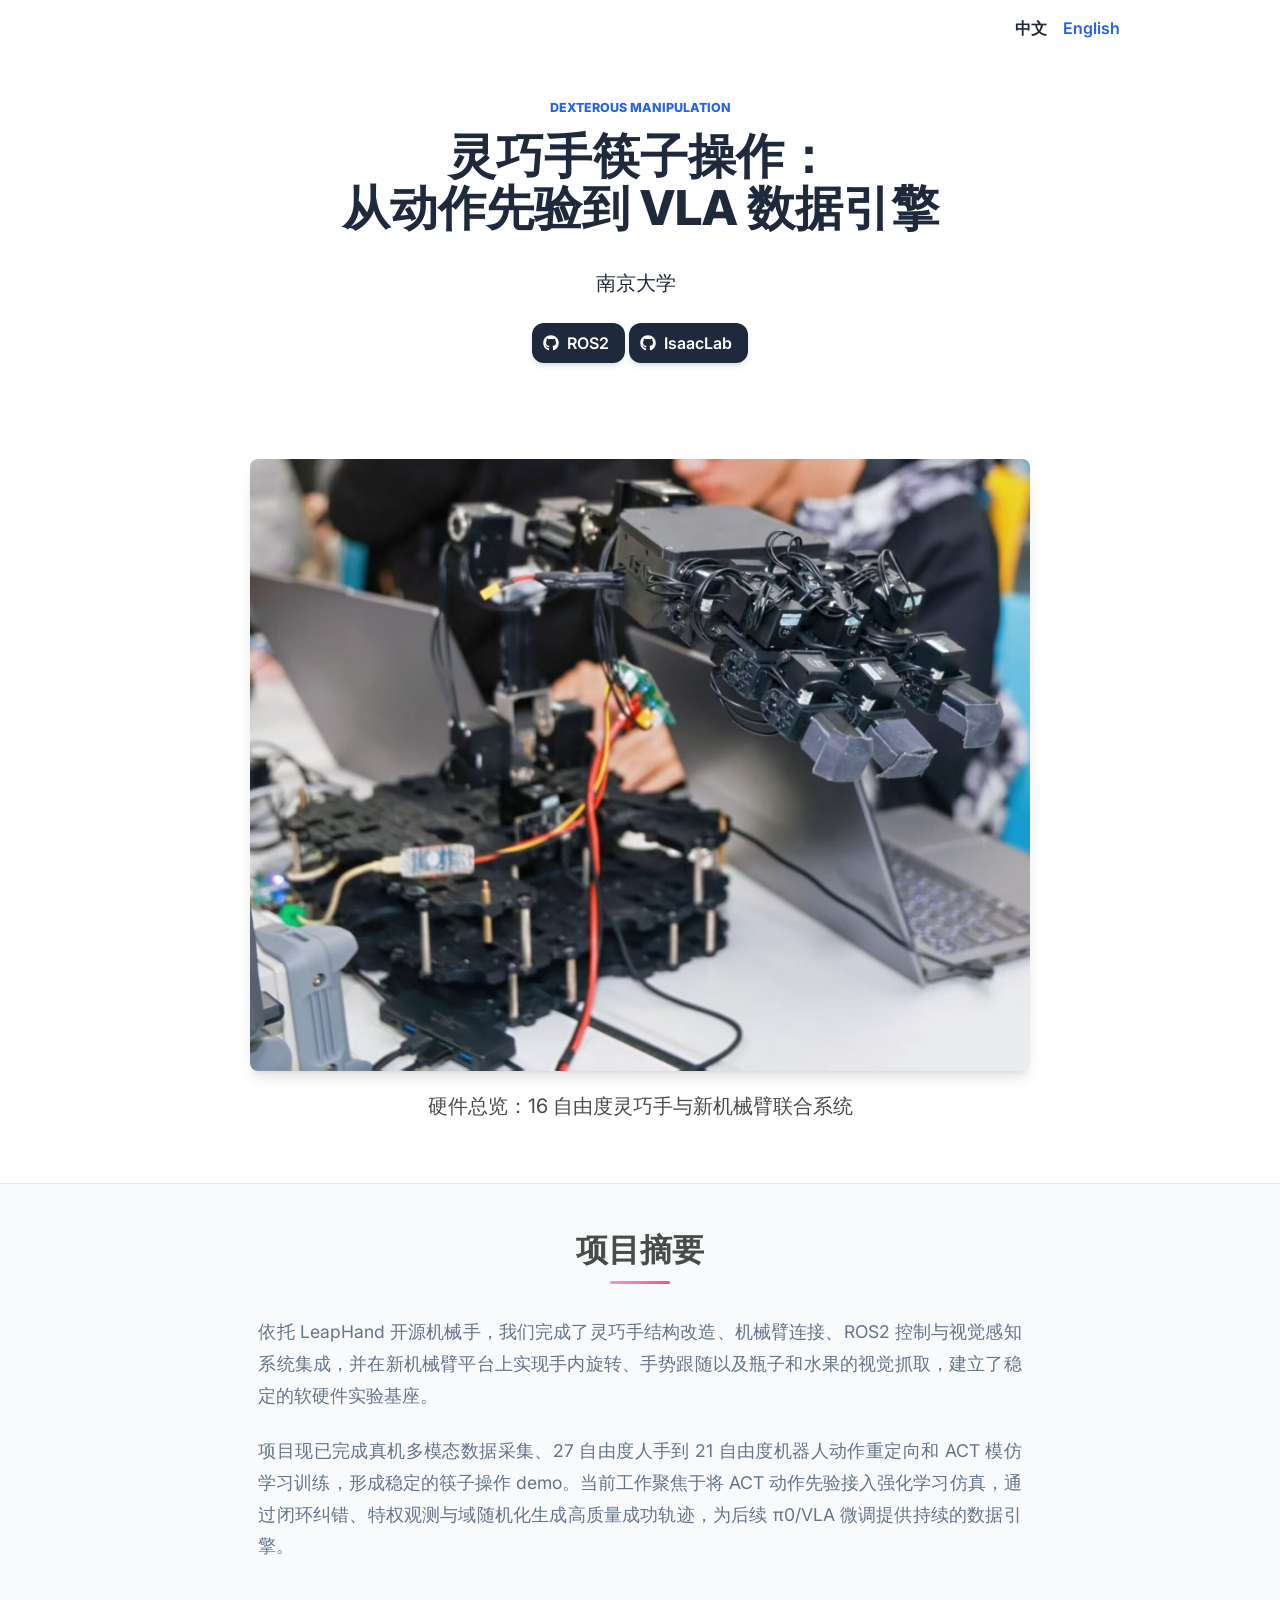
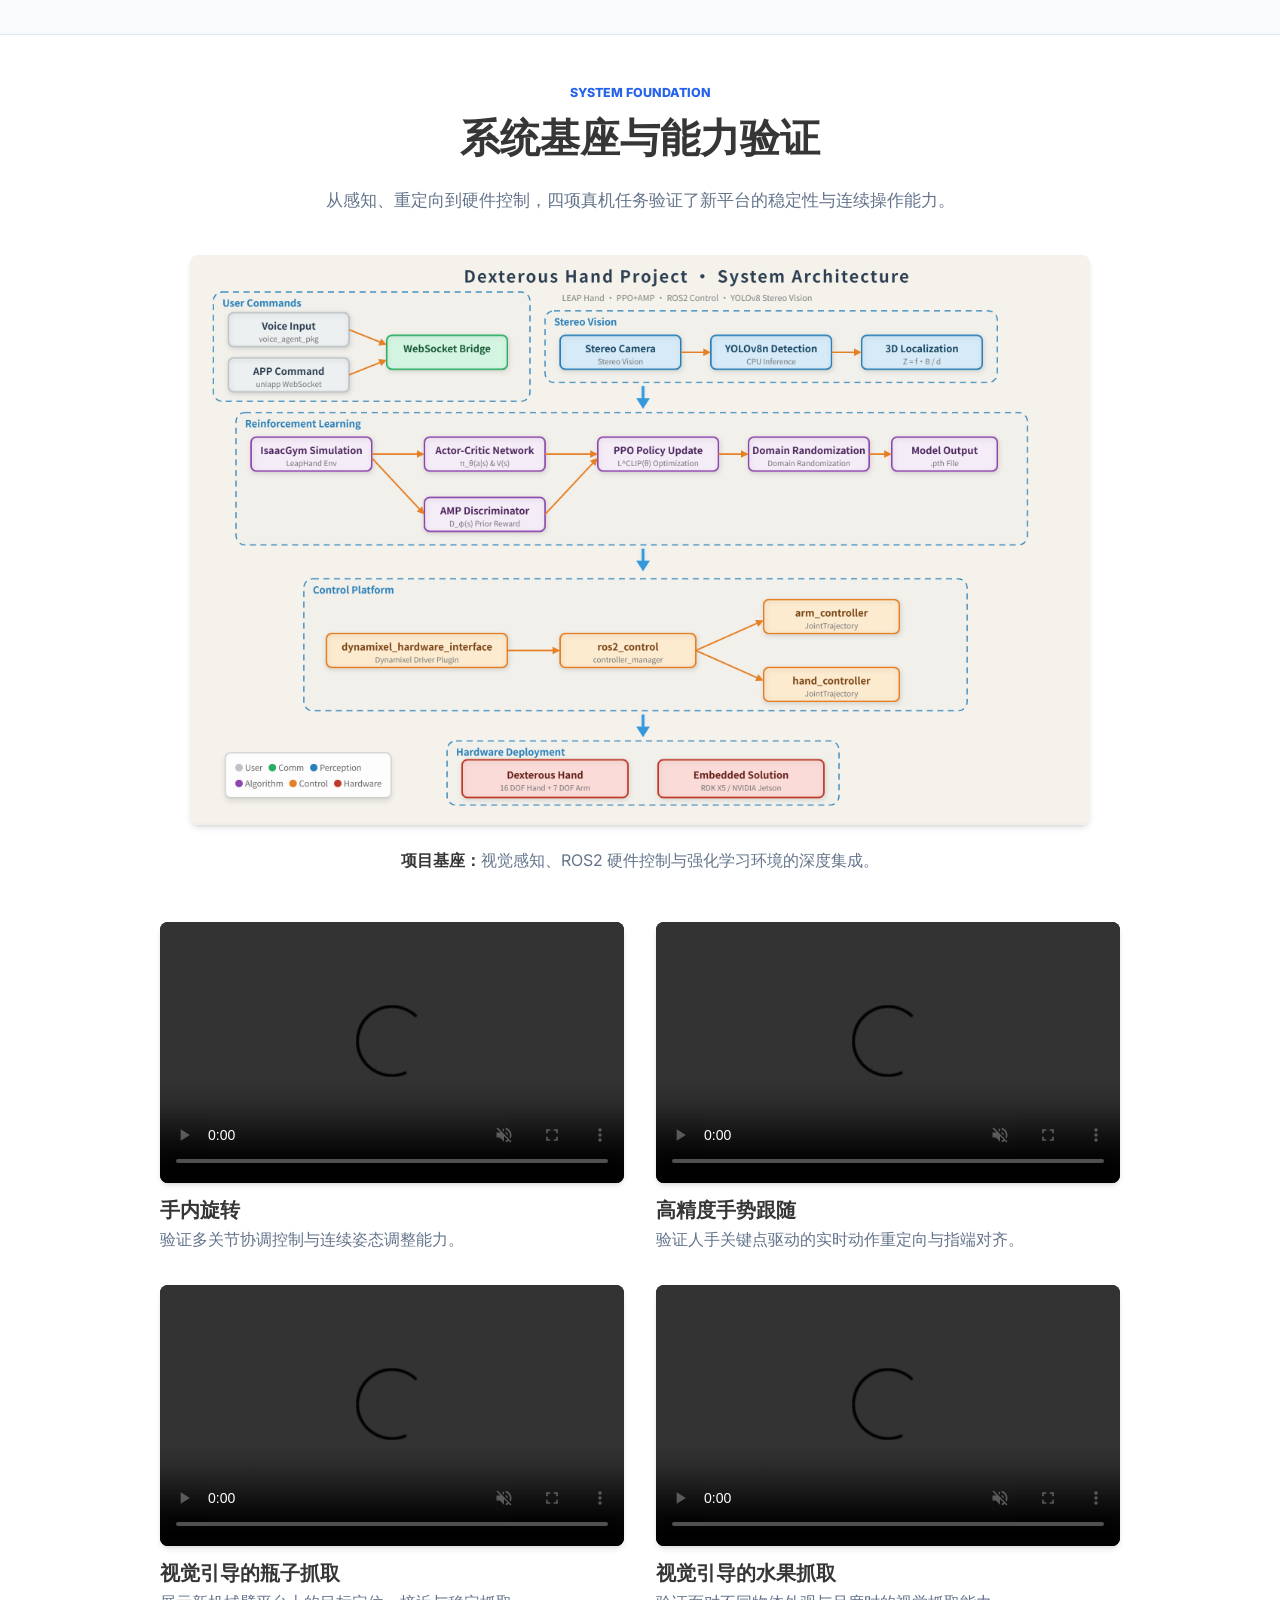
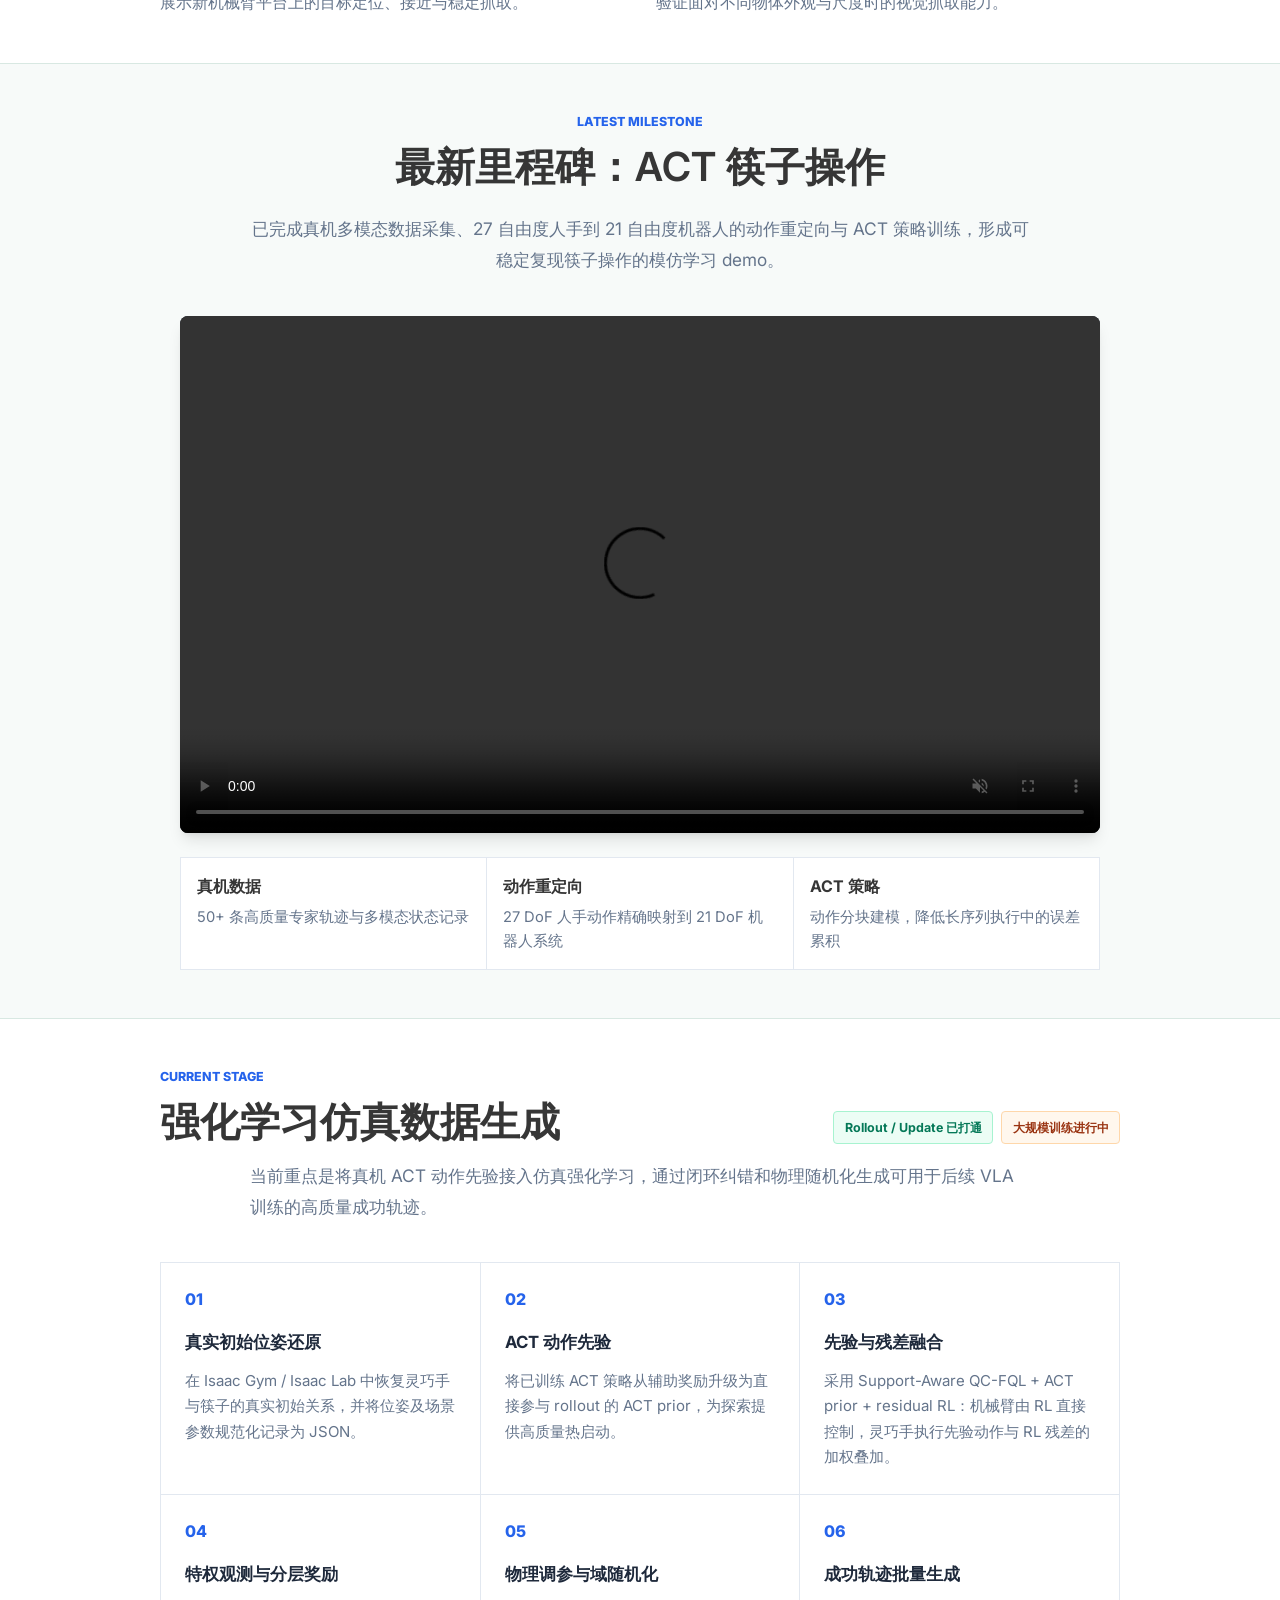
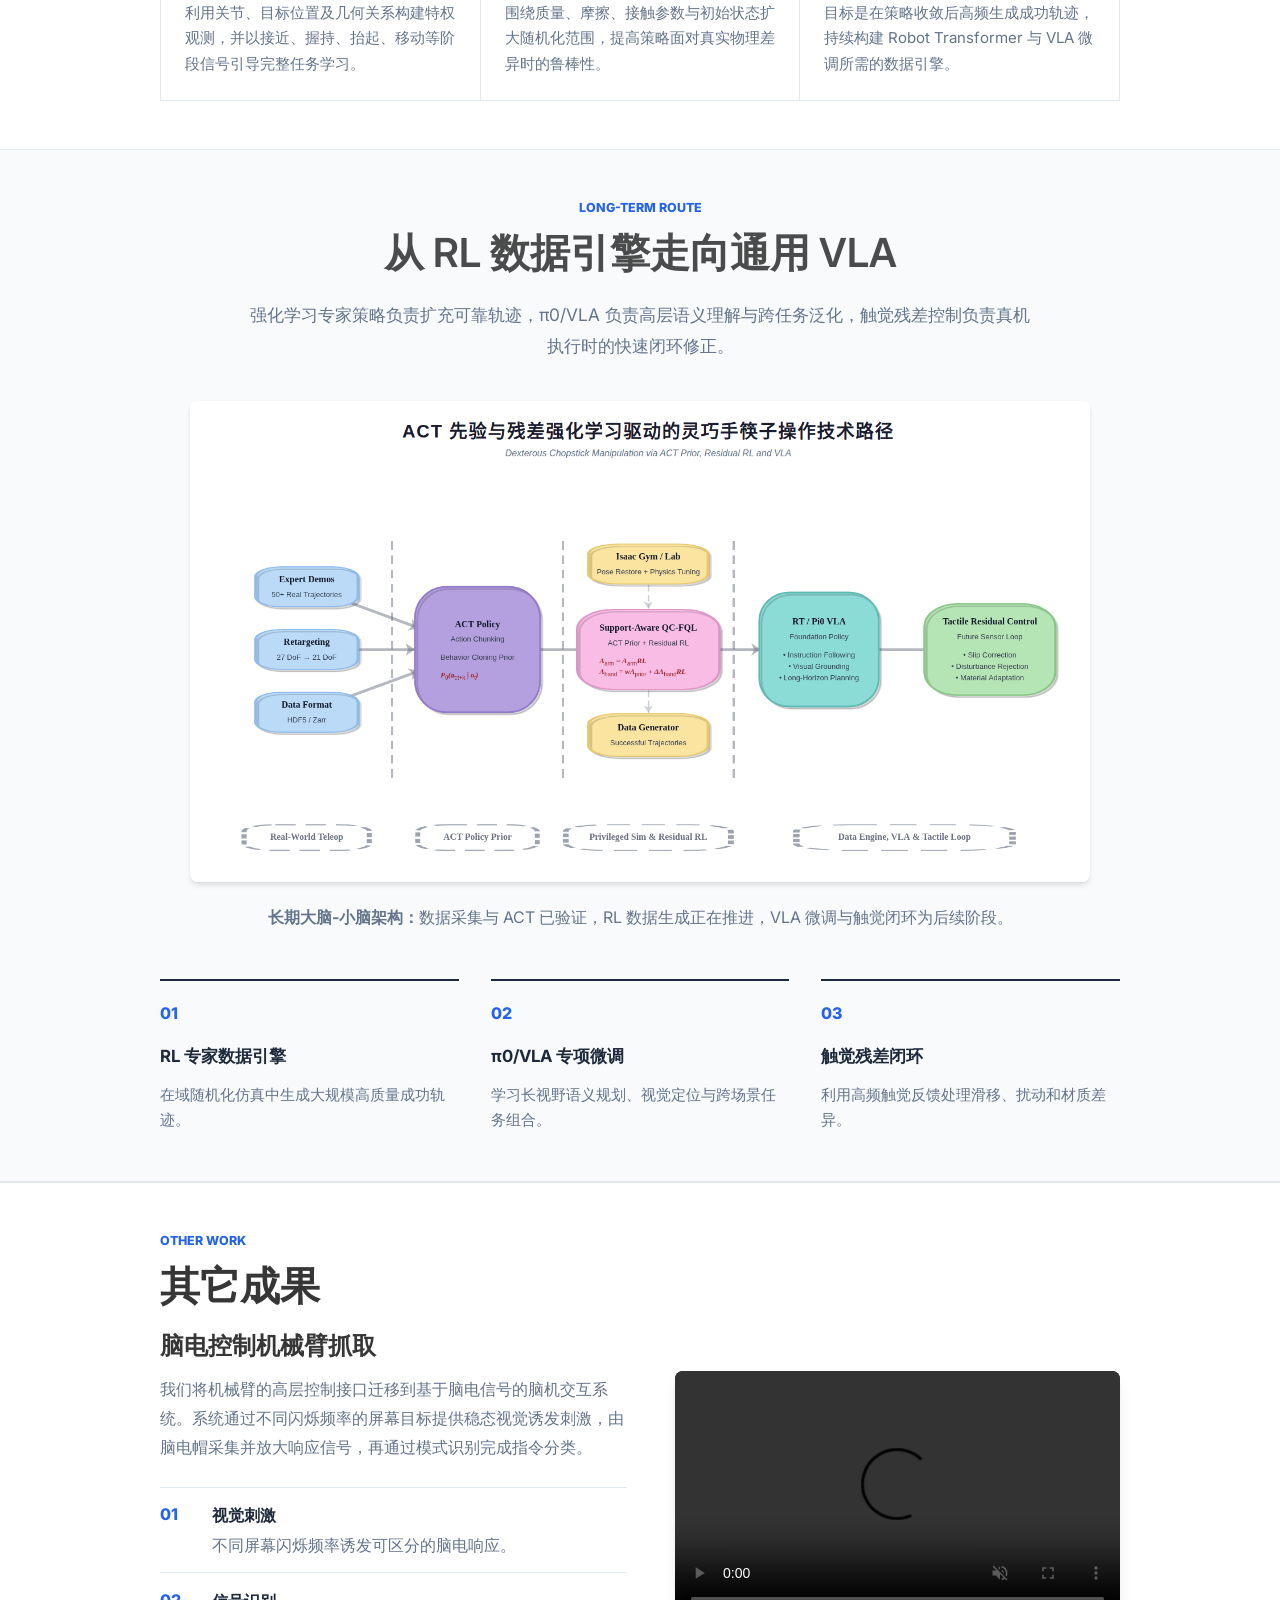
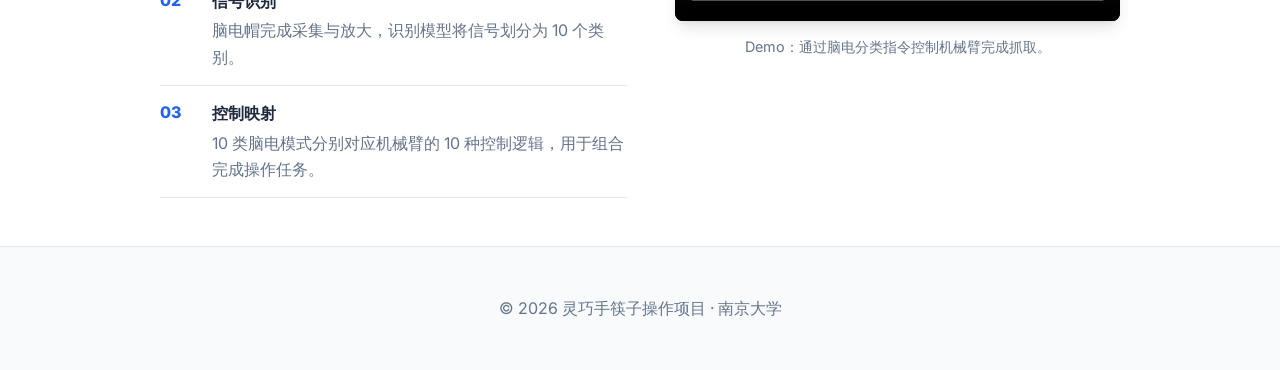
<file: index.html>
<!DOCTYPE html>
<html lang="zh-CN">
<head>
  <meta charset="utf-8">
  <meta name="viewport" content="width=device-width, initial-scale=1">
  <meta http-equiv="refresh" content="0; url=index_cn.html">
  <link rel="canonical" href="index_cn.html">
  <title>灵巧手筷子操作项目</title>
</head>
<body>
  <p><a href="index_cn.html">进入灵巧手筷子操作项目主页</a></p>
</body>
</html>
</file>
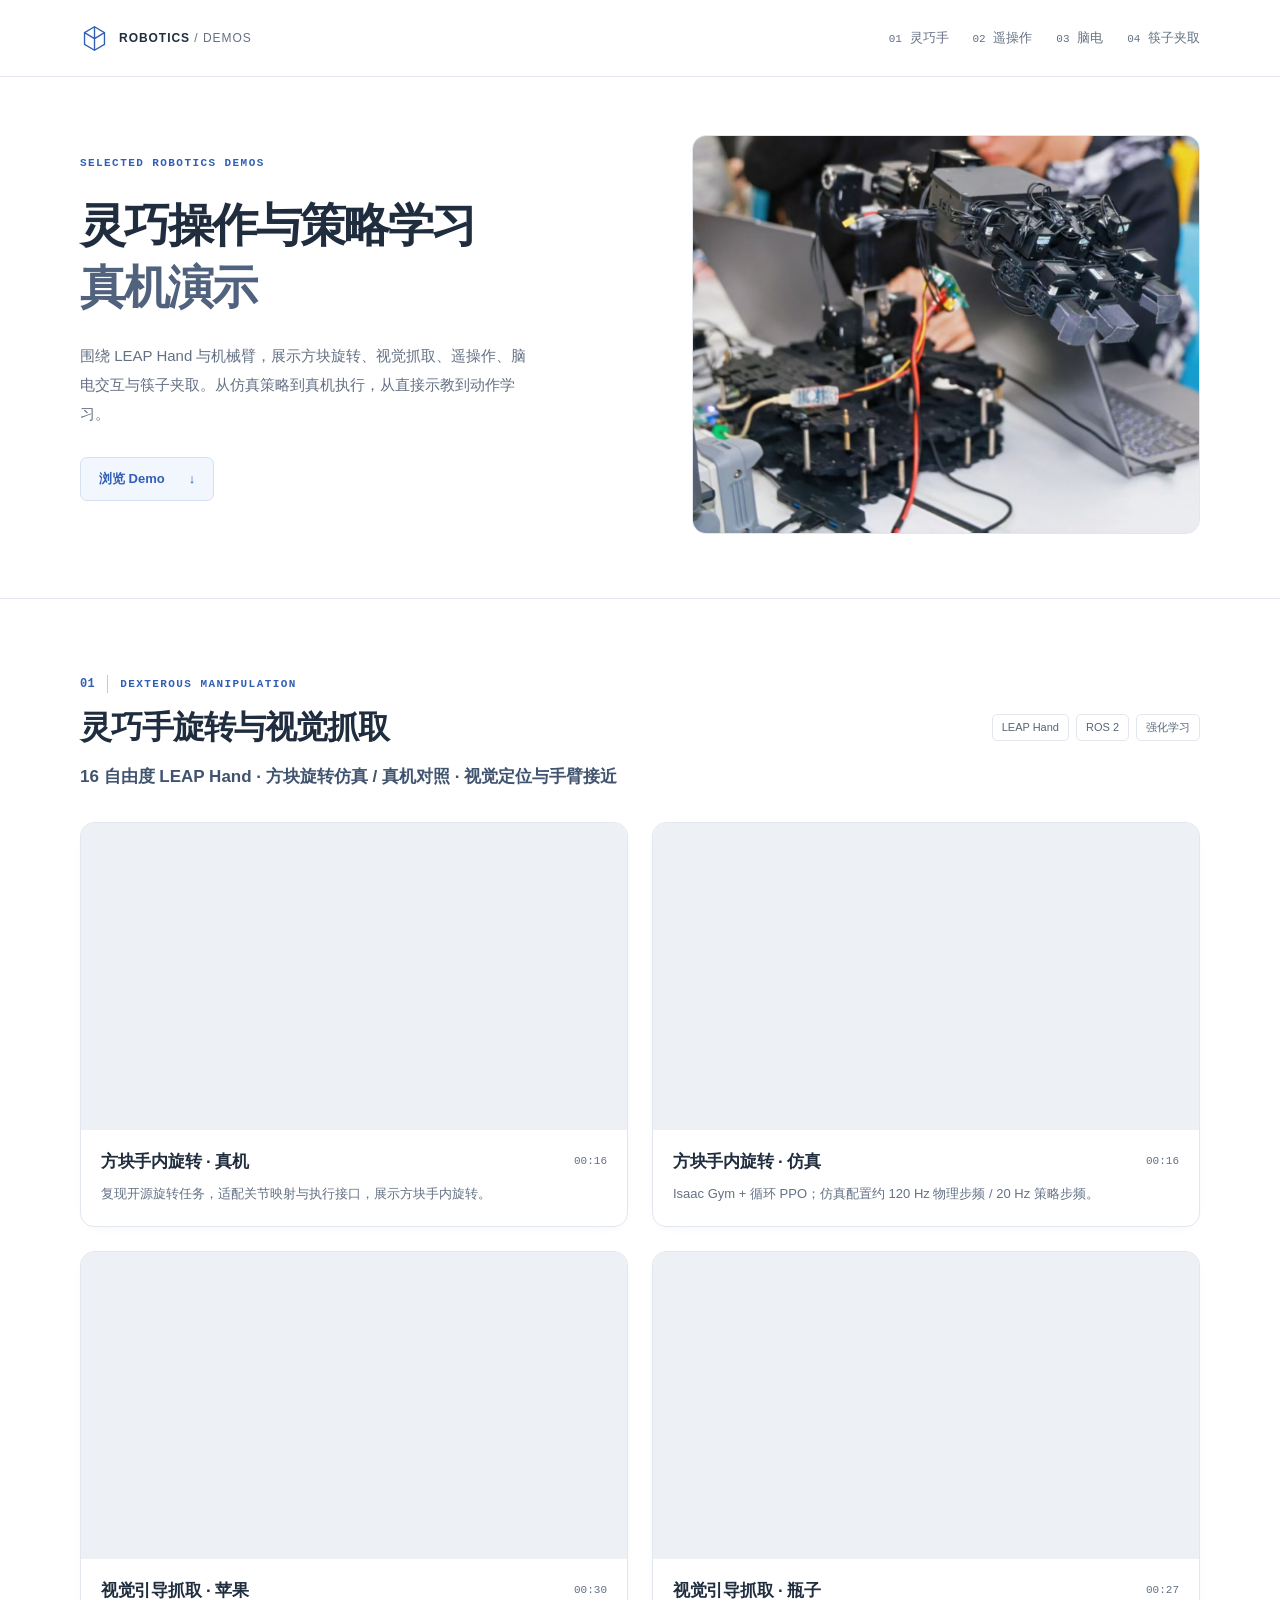
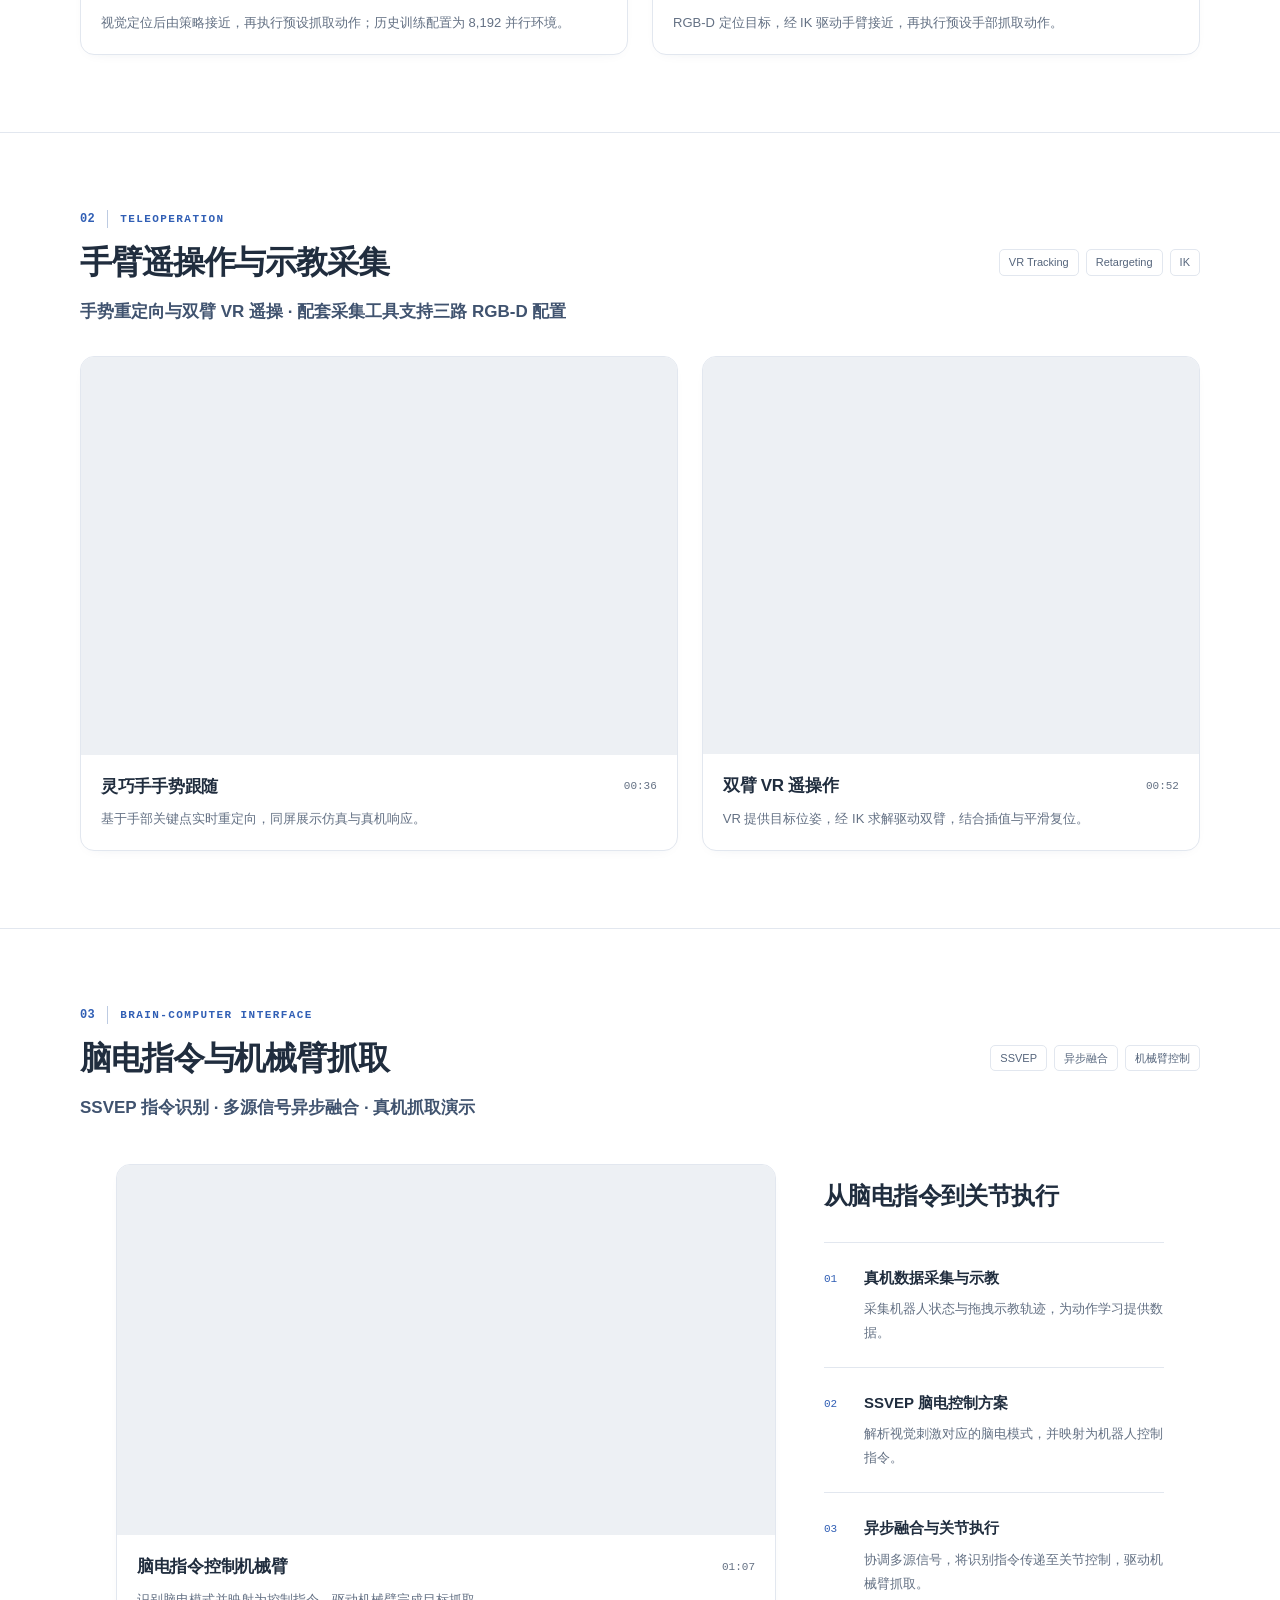
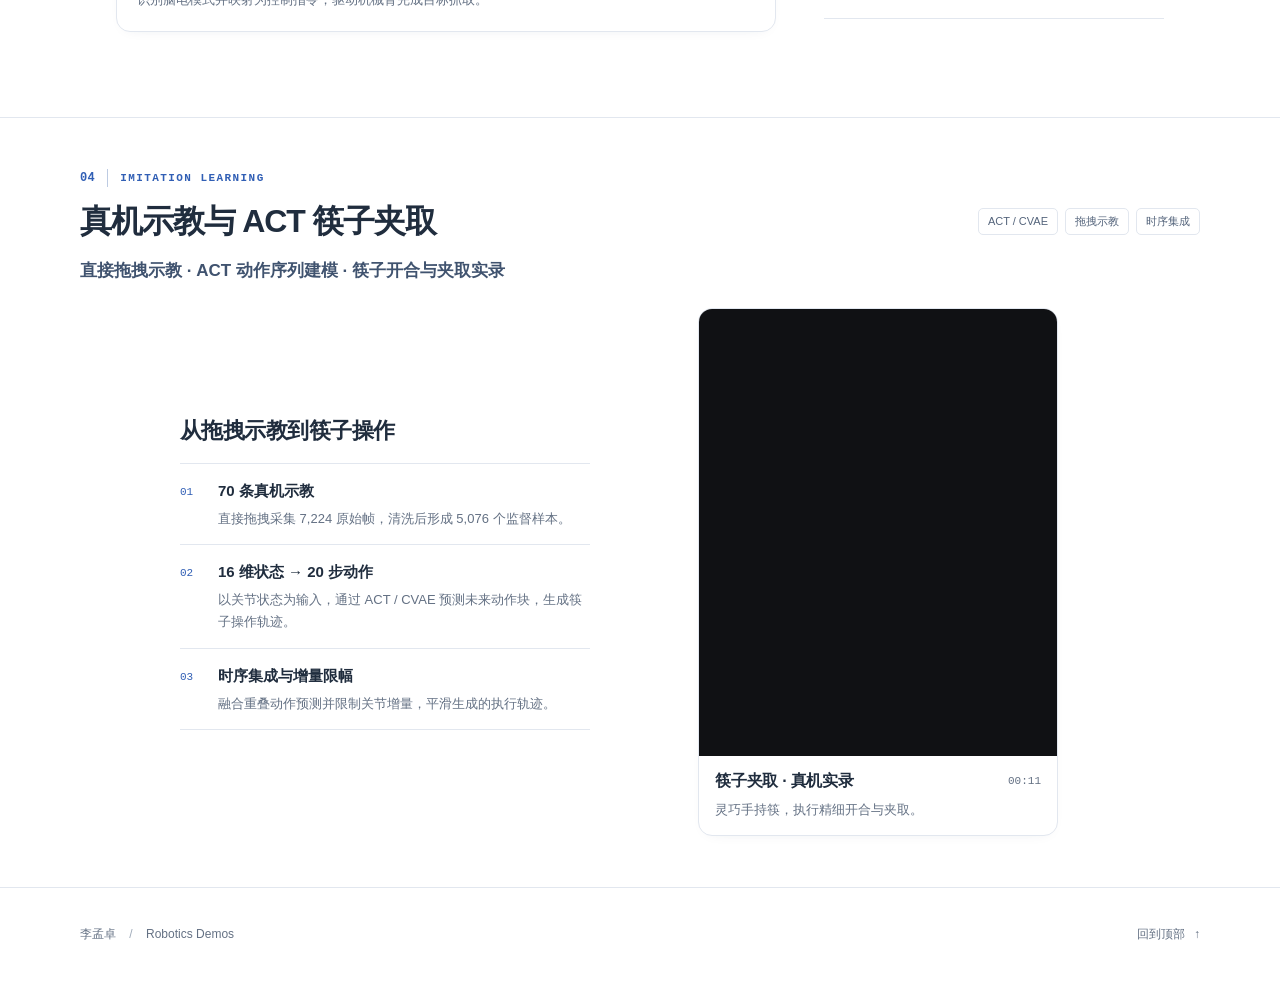
<file: email/index.html>
<!DOCTYPE html>
<html lang="zh-CN">
<head>
  <meta charset="utf-8">
  <meta name="viewport" content="width=device-width, initial-scale=1">
  <meta name="color-scheme" content="light">
  <meta name="description" content="李孟卓的灵巧操作与策略学习 Demo：LEAP Hand 方块旋转仿真与真机对照、视觉抓取、手臂遥操作、脑电交互与 ACT 筷子夹取。">
  <title>灵巧操作与策略学习 · 真机演示 · 李孟卓</title>
  <link rel="icon" href="assets/demo-mark.svg" type="image/svg+xml">
  <link rel="stylesheet" href="assets/showcase.css?v=20261105-clean-links">
  <script src="assets/showcase.js?v=20261105-media-review" defer></script>
</head>
<body>
  <a class="skip-link" href="#main-content">跳转到项目展示</a>

  <header class="site-header">
    <nav class="container site-nav" aria-label="项目导航">
      <a class="brand" href="#top" aria-label="机器人项目展示首页">
        <svg class="brand-mark" viewBox="0 0 32 32" fill="none" aria-hidden="true">
          <path d="m16 3 11 6.5v13L16 29 5 22.5v-13L16 3Z" stroke="currentColor" stroke-width="1.5"/>
          <path d="m5 9.5 11 6.6 11-6.6M16 16v13M16 3v13" stroke="currentColor" stroke-width="1.5"/>
        </svg>
        <span>ROBOTICS <span class="brand-light">/ DEMOS</span></span>
      </a>
      <div class="nav-links">
        <a href="#leap-hand"><span>01</span> 灵巧手</a>
        <a href="#teleoperation"><span>02</span> 遥操作</a>
        <a href="#eeg"><span>03</span> 脑电</a>
        <a href="#act"><span>04</span> 筷子夹取</a>
      </div>
    </nav>
  </header>

  <main id="main-content">
    <noscript><p class="container">请启用 JavaScript 加载播放器并播放演示。</p></noscript>
    <section class="hero container" id="top" aria-labelledby="page-title">
      <div class="hero-copy">
        <p class="eyebrow">SELECTED ROBOTICS DEMOS</p>
        <h1 id="page-title">灵巧操作与策略学习<span>真机演示</span></h1>
        <p class="hero-description">围绕 LEAP Hand 与机械臂，展示方块旋转、视觉抓取、遥操作、脑电交互与筷子夹取。从仿真策略到真机执行，从直接示教到动作学习。</p>
        <a class="demo-link" href="#leap-hand">浏览 Demo <span aria-hidden="true">↓</span></a>
      </div>
      <figure class="hardware-figure">
        <a href="../static/images/wonderful.jpg" target="_blank" rel="noopener" aria-label="查看设备全景原图（新窗口）">
          <img src="../static/images/wonderful.jpg" alt="16 自由度 LEAP Hand 灵巧手与机械臂联合平台的设备全景" width="1408" height="1104" fetchpriority="high" decoding="async">
        </a>
      </figure>
    </section>

    <section class="demo-section" id="leap-hand" aria-labelledby="leap-title">
      <div class="container">
        <header class="section-heading">
          <div class="section-heading-copy">
            <p class="eyebrow"><span class="section-number">01</span> DEXTEROUS MANIPULATION</p>
            <h2 id="leap-title">灵巧手旋转与视觉抓取</h2>
            <p class="section-description">16 自由度 LEAP Hand · 方块旋转仿真 / 真机对照 · 视觉定位与手臂接近</p>
          </div>
          <ul class="tech-tags" aria-label="相关技术">
            <li>LEAP Hand</li><li>ROS 2</li><li>强化学习</li>
          </ul>
        </header>

        <div class="video-grid grasp-grid">
          <figure class="demo-card">
            <div class="video-shell landscape">
              <iframe id="rotation-video" data-src="https://player.bilibili.com/player.html?bvid=BV1N84b68EYZ&amp;page=1&amp;autoplay=false&amp;muted=true&amp;loop=false&amp;danmaku=false&amp;danmakuClosed=true" title="方块手内旋转 · 真机 · B 站播放器" aria-describedby="rotation-caption" width="960" height="540" loading="lazy" scrolling="no" allow="autoplay; fullscreen; picture-in-picture" allowfullscreen></iframe>
            </div>
            <figcaption class="video-caption" id="rotation-caption">
              <div class="caption-heading"><h3>方块手内旋转 · 真机</h3><span class="duration" aria-label="时长约 16 秒">00:16</span></div>
              <p>复现开源旋转任务，适配关节映射与执行接口，展示方块手内旋转。</p>
            </figcaption>
          </figure>

          <figure class="demo-card">
            <div class="video-shell landscape">
              <iframe id="simulation-video" data-src="https://player.bilibili.com/player.html?bvid=BV19V4b6gEjd&amp;page=1&amp;autoplay=false&amp;muted=true&amp;loop=false&amp;danmaku=false&amp;danmakuClosed=true" title="方块手内旋转 · 仿真 · B 站播放器" aria-describedby="simulation-caption" width="960" height="540" loading="lazy" scrolling="no" allow="autoplay; fullscreen; picture-in-picture" allowfullscreen></iframe>
            </div>
            <figcaption class="video-caption" id="simulation-caption">
              <div class="caption-heading"><h3>方块手内旋转 · 仿真</h3><span class="duration" aria-label="时长约 16 秒">00:16</span></div>
              <p>Isaac Gym + 循环 PPO；仿真配置约 120 Hz 物理步频 / 20 Hz 策略步频。</p>
            </figcaption>
          </figure>

          <figure class="demo-card">
            <div class="video-shell landscape">
              <iframe id="apple-video" data-src="https://player.bilibili.com/player.html?bvid=BV1cZ4t6HEh2&amp;page=1&amp;autoplay=false&amp;muted=true&amp;loop=false&amp;danmaku=false&amp;danmakuClosed=true" title="视觉引导抓取 · 苹果 · B 站播放器" aria-describedby="apple-caption" width="960" height="540" loading="lazy" scrolling="no" allow="autoplay; fullscreen; picture-in-picture" allowfullscreen></iframe>
            </div>
            <figcaption class="video-caption" id="apple-caption">
              <div class="caption-heading"><h3>视觉引导抓取 · 苹果</h3><span class="duration" aria-label="时长 30 秒">00:30</span></div>
              <p>视觉定位后由策略接近，再执行预设抓取动作；历史训练配置为 8,192 并行环境。</p>
            </figcaption>
          </figure>

          <figure class="demo-card">
            <div class="video-shell landscape">
              <iframe id="grasp-video" data-src="https://player.bilibili.com/player.html?bvid=BV1nZ4t6HEif&amp;page=1&amp;autoplay=false&amp;muted=true&amp;loop=false&amp;danmaku=false&amp;danmakuClosed=true" title="视觉引导抓取 · 瓶子 · B 站播放器" aria-describedby="grasp-caption" width="960" height="540" loading="lazy" scrolling="no" allow="autoplay; fullscreen; picture-in-picture" allowfullscreen></iframe>
            </div>
            <figcaption class="video-caption" id="grasp-caption">
              <div class="caption-heading"><h3>视觉引导抓取 · 瓶子</h3><span class="duration" aria-label="时长 27 秒">00:27</span></div>
              <p>RGB-D 定位目标，经 IK 驱动手臂接近，再执行预设手部抓取动作。</p>
            </figcaption>
          </figure>
        </div>
      </div>
    </section>

    <section class="demo-section" id="teleoperation" aria-labelledby="teleop-title">
      <div class="container">
        <header class="section-heading">
          <div class="section-heading-copy">
            <p class="eyebrow"><span class="section-number">02</span> TELEOPERATION</p>
            <h2 id="teleop-title">手臂遥操作与示教采集</h2>
            <p class="section-description">手势重定向与双臂 VR 遥操 · 配套采集工具支持三路 RGB-D 配置</p>
          </div>
          <ul class="tech-tags" aria-label="相关技术">
            <li>VR Tracking</li><li>Retargeting</li><li>IK</li>
          </ul>
        </header>

        <div class="video-grid teleop-grid">
          <figure class="demo-card">
            <div class="video-shell hand-teleop">
              <iframe id="hand-video" data-src="https://player.bilibili.com/player.html?bvid=BV1cZ4t6HEjx&amp;page=1&amp;autoplay=false&amp;muted=true&amp;loop=false&amp;danmaku=false&amp;danmakuClosed=true" title="灵巧手手势跟随 · B 站播放器" aria-describedby="hand-caption" width="1080" height="720" loading="lazy" scrolling="no" allow="autoplay; fullscreen; picture-in-picture" allowfullscreen></iframe>
            </div>
            <figcaption class="video-caption" id="hand-caption">
              <div class="caption-heading"><h3>灵巧手手势跟随</h3><span class="duration" aria-label="时长 36 秒">00:36</span></div>
              <p>基于手部关键点实时重定向，同屏展示仿真与真机响应。</p>
            </figcaption>
          </figure>

          <figure class="demo-card">
            <div class="video-shell arm-teleop">
              <iframe id="arm-video" data-src="https://player.bilibili.com/player.html?bvid=BV1cZ4t6HEh5&amp;page=1&amp;autoplay=false&amp;muted=true&amp;loop=false&amp;danmaku=false&amp;danmakuClosed=true" title="双臂 VR 遥操作 · B 站播放器" aria-describedby="arm-caption" width="800" height="640" loading="lazy" scrolling="no" allow="autoplay; fullscreen; picture-in-picture" allowfullscreen></iframe>
            </div>
            <figcaption class="video-caption" id="arm-caption">
              <div class="caption-heading"><h3>双臂 VR 遥操作</h3><span class="duration" aria-label="时长 52 秒">00:52</span></div>
              <p>VR 提供目标位姿，经 IK 求解驱动双臂，结合插值与平滑复位。</p>
            </figcaption>
          </figure>
        </div>
      </div>
    </section>

    <section class="demo-section" id="eeg" aria-labelledby="eeg-title">
      <div class="container">
        <header class="section-heading">
          <div class="section-heading-copy">
            <p class="eyebrow"><span class="section-number">03</span> BRAIN-COMPUTER INTERFACE</p>
            <h2 id="eeg-title">脑电指令与机械臂抓取</h2>
            <p class="section-description">SSVEP 指令识别 · 多源信号异步融合 · 真机抓取演示</p>
          </div>
          <ul class="tech-tags" aria-label="相关技术">
            <li>SSVEP</li><li>异步融合</li><li>机械臂控制</li>
          </ul>
        </header>

        <div class="eeg-layout">
          <figure class="demo-card">
            <div class="video-shell landscape">
              <iframe id="eeg-video" data-src="https://player.bilibili.com/player.html?bvid=BV1cZ4t6HEgQ&amp;page=1&amp;autoplay=false&amp;muted=true&amp;loop=false&amp;danmaku=false&amp;danmakuClosed=true" title="脑电指令控制机械臂抓取 · B 站播放器" aria-describedby="eeg-caption" width="960" height="540" loading="lazy" scrolling="no" allow="autoplay; fullscreen; picture-in-picture" allowfullscreen></iframe>
            </div>
            <figcaption class="video-caption" id="eeg-caption">
              <div class="caption-heading"><h3>脑电指令控制机械臂</h3><span class="duration" aria-label="时长 1 分 7 秒">01:07</span></div>
              <p>识别脑电模式并映射为控制指令，驱动机械臂完成目标抓取。</p>
            </figcaption>
          </figure>

          <div class="eeg-copy">

            <h3>从脑电指令到关节执行</h3>
            <ol class="implementation-steps">
              <li>
                <span class="step-number" aria-hidden="true">01</span>
                <div><h4>真机数据采集与示教</h4><p>采集机器人状态与拖拽示教轨迹，为动作学习提供数据。</p></div>
              </li>
              <li>
                <span class="step-number" aria-hidden="true">02</span>
                <div><h4>SSVEP 脑电控制方案</h4><p>解析视觉刺激对应的脑电模式，并映射为机器人控制指令。</p></div>
              </li>
              <li>
                <span class="step-number" aria-hidden="true">03</span>
                <div><h4>异步融合与关节执行</h4><p>协调多源信号，将识别指令传递至关节控制，驱动机械臂抓取。</p></div>
              </li>
            </ol>
          </div>
        </div>
      </div>
    </section>
    <section class="demo-section demo-section--compact" id="act" aria-labelledby="act-title">
      <div class="container">
        <header class="section-heading">
          <div class="section-heading-copy">
            <p class="eyebrow"><span class="section-number">04</span> IMITATION LEARNING</p>
            <h2 id="act-title">真机示教与 ACT 筷子夹取</h2>
            <p class="section-description">直接拖拽示教 · ACT 动作序列建模 · 筷子开合与夹取实录</p>
          </div>
          <ul class="tech-tags" aria-label="相关技术">
            <li>ACT / CVAE</li><li>拖拽示教</li><li>时序集成</li>
          </ul>
        </header>

        <div class="act-layout">
          <div class="act-copy">

            <h3>从拖拽示教到筷子操作</h3>
            <ol class="implementation-steps">
              <li>
                <span class="step-number" aria-hidden="true">01</span>
                <div><h4>70 条真机示教</h4><p>直接拖拽采集 7,224 原始帧，清洗后形成 5,076 个监督样本。</p></div>
              </li>
              <li>
                <span class="step-number" aria-hidden="true">02</span>
                <div><h4>16 维状态 → 20 步动作</h4><p>以关节状态为输入，通过 ACT / CVAE 预测未来动作块，生成筷子操作轨迹。</p></div>
              </li>
              <li>
                <span class="step-number" aria-hidden="true">03</span>
                <div><h4>时序集成与增量限幅</h4><p>融合重叠动作预测并限制关节增量，平滑生成的执行轨迹。</p></div>
              </li>
            </ol>
          </div>

          <figure class="demo-card portrait-card">
            <div class="video-shell portrait">
              <iframe id="act-video" data-src="https://player.bilibili.com/player.html?bvid=BV1FZ4t6HEyu&amp;page=1&amp;autoplay=false&amp;muted=true&amp;loop=false&amp;danmaku=false&amp;danmakuClosed=true" title="ACT 筷子夹取 · 真机实录 · B 站播放器" aria-describedby="act-caption" width="406" height="720" loading="lazy" scrolling="no" allow="autoplay; fullscreen; picture-in-picture" allowfullscreen></iframe>
            </div>
            <figcaption class="video-caption" id="act-caption">
              <div class="caption-heading"><h3>筷子夹取 · 真机实录</h3><span class="duration" aria-label="时长 11 秒">00:11</span></div>
              <p>灵巧手持筷，执行精细开合与夹取。</p>
            </figcaption>
          </figure>
        </div>
      </div>
    </section>
  </main>

  <footer class="site-footer">
    <div class="container footer-inner"><p>李孟卓 <span aria-hidden="true">/</span> Robotics Demos</p><a href="#top">回到顶部 <span aria-hidden="true">↑</span></a></div>
  </footer>
</body>
</html>
</file>
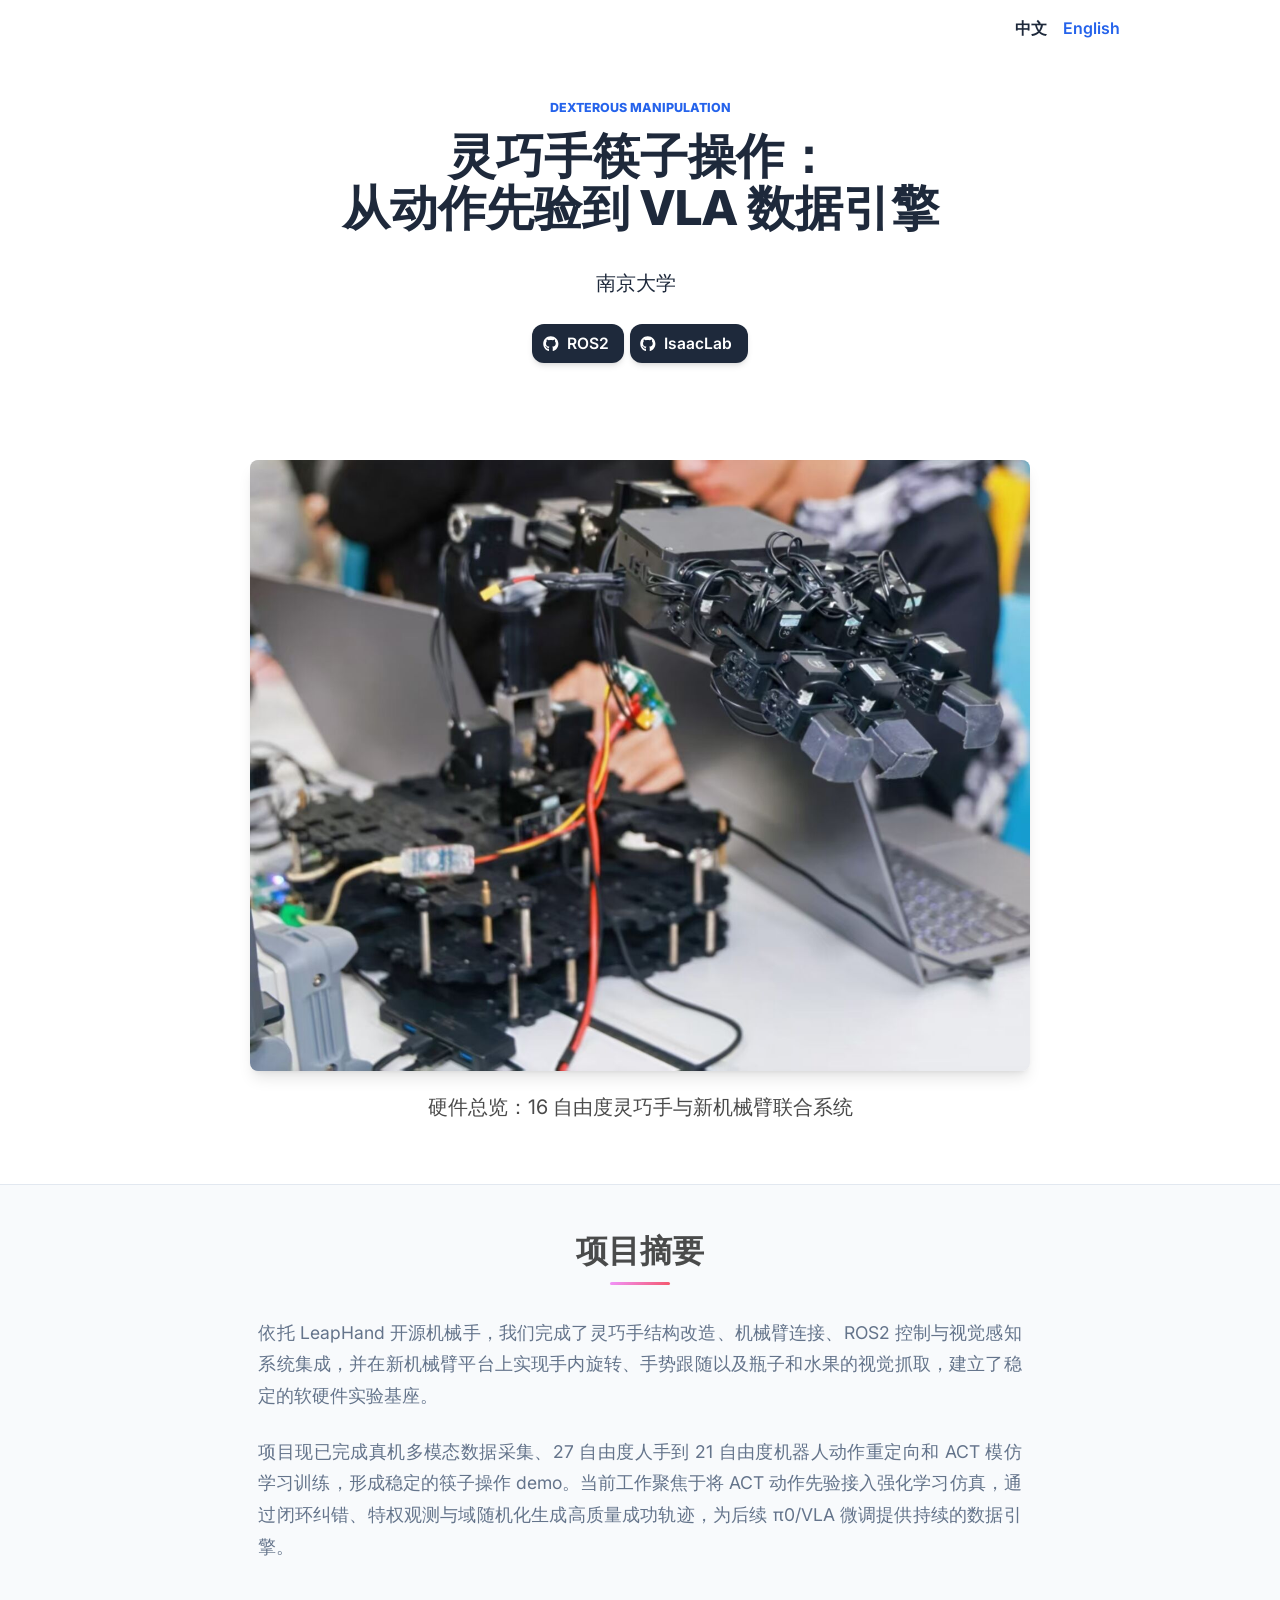
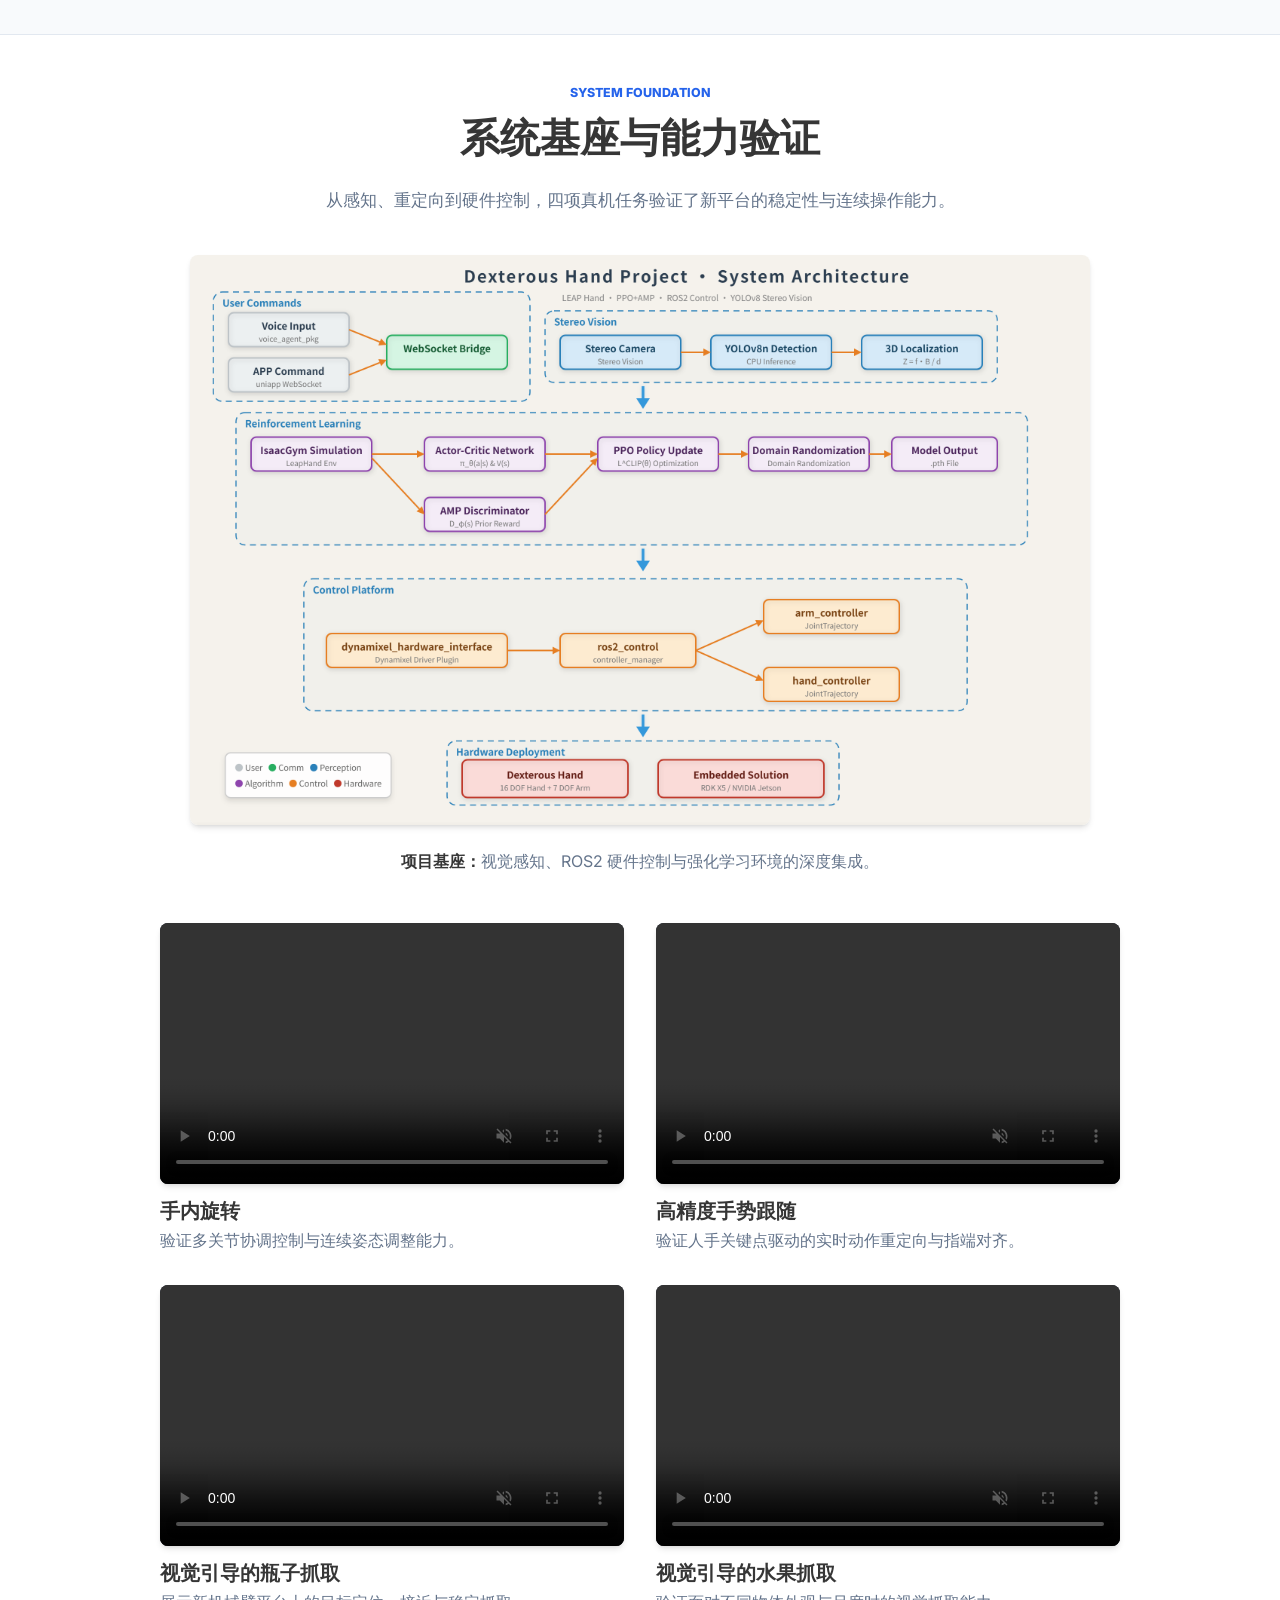
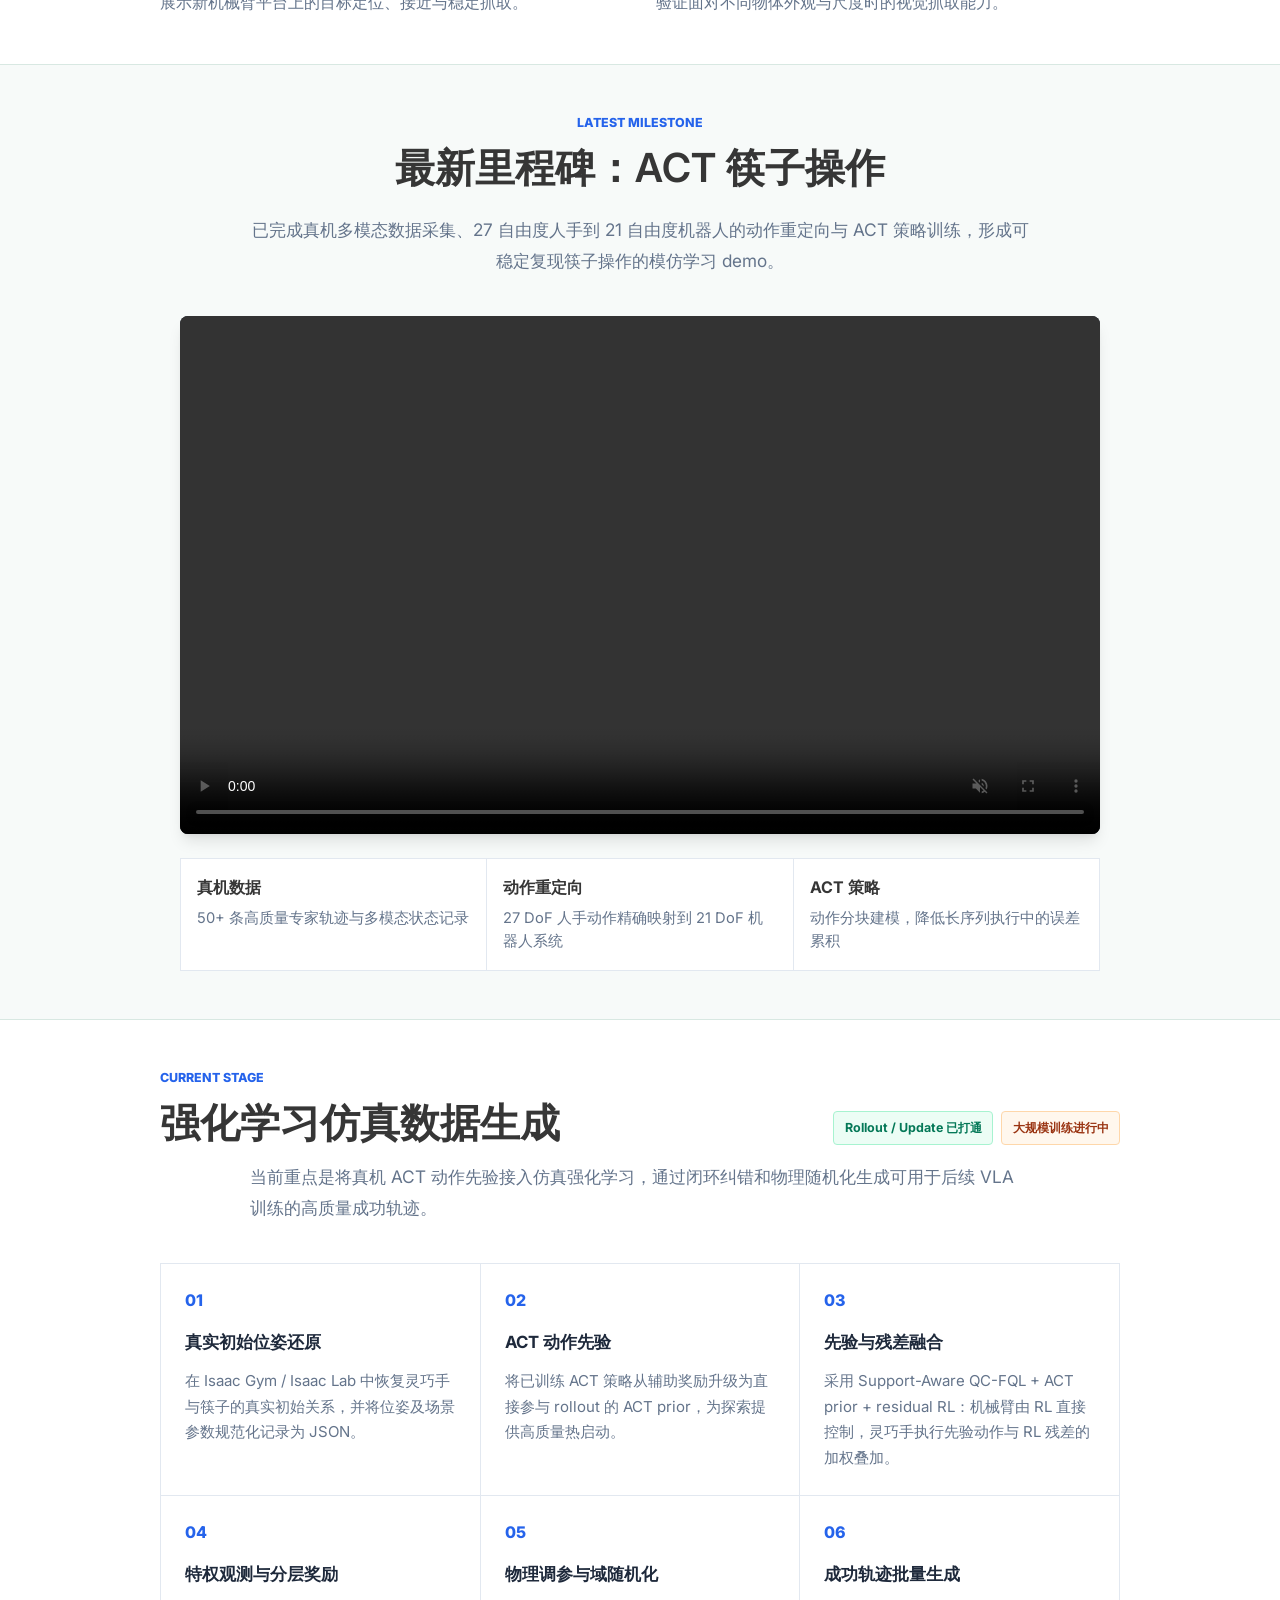
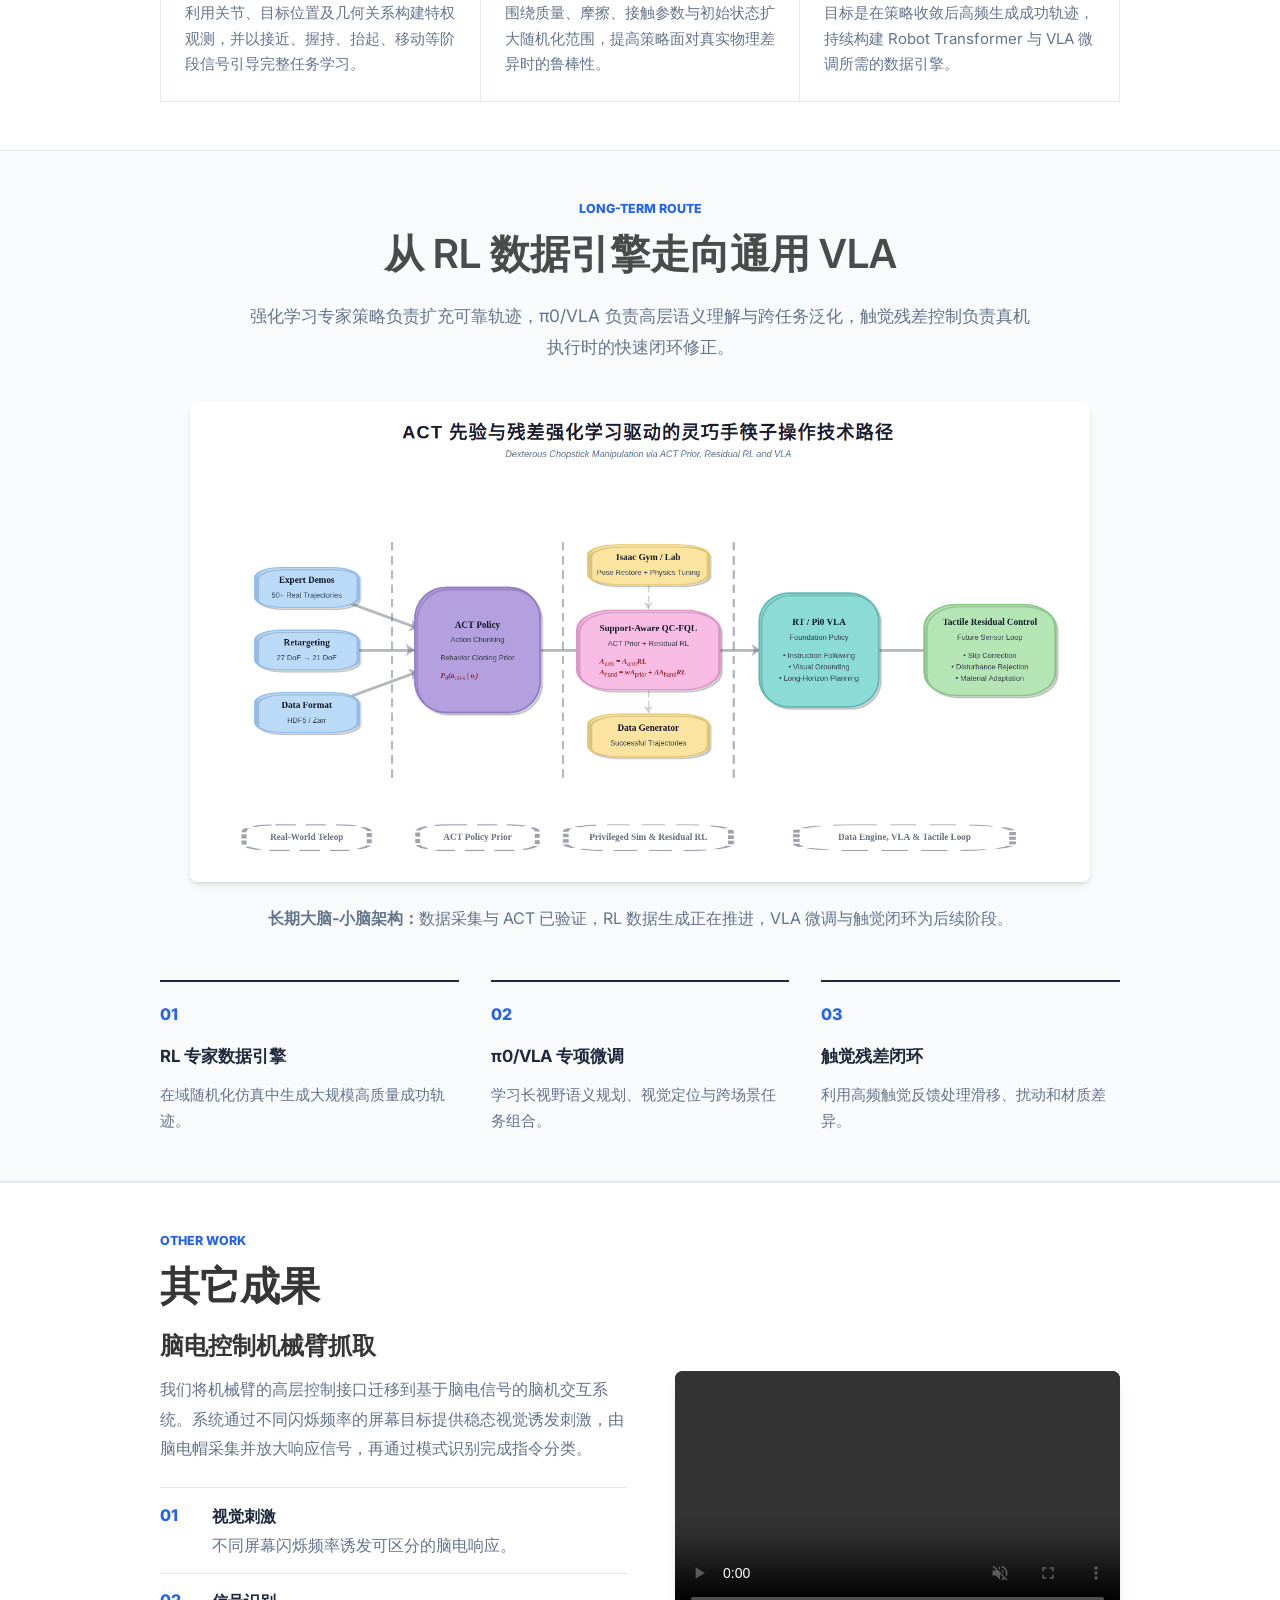
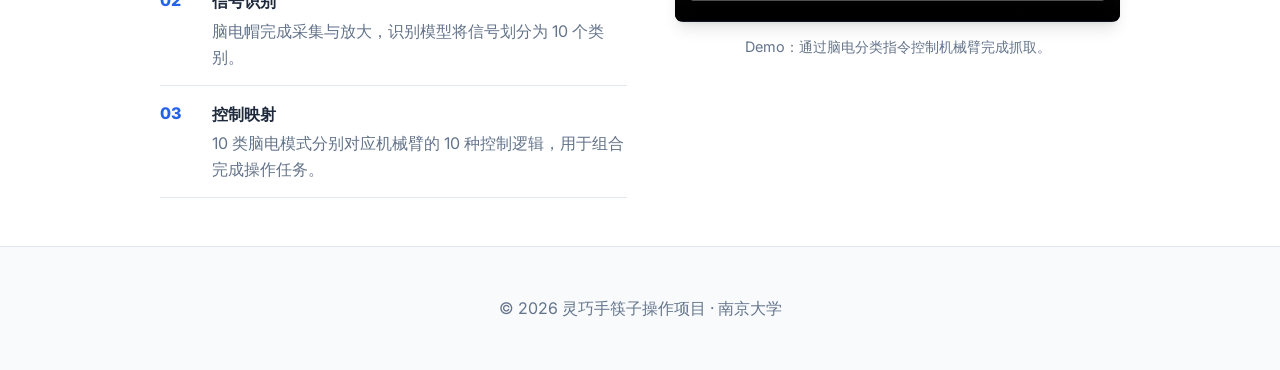
<file: index_cn.html>
<!DOCTYPE html>
<html lang="zh-CN">
<head>
  <meta charset="utf-8">
  <meta name="viewport" content="width=device-width, initial-scale=1">
  <meta name="description" content="灵巧手筷子操作项目：从真机数据采集、ACT 模仿学习到强化学习仿真数据生成与 VLA。">
  <title>灵巧手筷子操作项目</title>
  <link rel="stylesheet" href="static/css/bulma.min.css">
  <link rel="stylesheet" href="static/css/index.css">
  <link rel="stylesheet" href="static/css/bulma-carousel.min.css">
  <link rel="stylesheet" href="static/css/bulma-slider.min.css">
  <link href="https://fonts.googleapis.com/css2?family=Inter:wght@400;500;600;700;800&display=swap" rel="stylesheet">

  <script defer src="https://ajax.googleapis.com/ajax/libs/jquery/3.5.1/jquery.min.js"></script>
  <script defer src="static/js/fontawesome.all.min.js"></script>
  <script defer src="static/js/bulma-carousel.min.js"></script>
  <script defer src="static/js/bulma-slider.min.js"></script>
  <script defer src="static/js/index.js"></script>
</head>
<body>
  <nav class="language-nav" aria-label="语言切换">
    <div class="container is-max-desktop has-text-right">
      <span class="language-current" aria-current="page">中文</span>
      <a class="language-switch" href="index_en.html" lang="en">English</a>
    </div>
  </nav>

  <button class="scroll-to-top" onclick="scrollToTop()" title="返回顶部" aria-label="返回顶部">
    <i class="fas fa-chevron-up"></i>
  </button>

  <main id="main-content">
    <section class="hero project-header">
      <div class="hero-body">
        <div class="container is-max-desktop has-text-centered">
          <p class="section-kicker">DEXTEROUS MANIPULATION</p>
          <h1 class="title is-1 publication-title">灵巧手筷子操作：<br>从动作先验到 VLA 数据引擎</h1>
          <div class="is-size-5 publication-authors">
            <span class="author-block">南京大学</span>
          </div>
          <div class="publication-links">
            <a href="https://github.com/lmz272607296/VLA" target="_blank" rel="noopener" class="external-link button is-normal is-dark">
              <span class="icon"><i class="fab fa-github"></i></span><span>ROS2</span>
            </a>
            <a href="https://github.com/lmz272607296/vlalab" target="_blank" rel="noopener" class="external-link button is-normal is-dark">
              <span class="icon"><i class="fab fa-github"></i></span><span>IsaacLab</span>
            </a>
          </div>
        </div>
      </div>
    </section>

    <section class="hero teaser">
      <div class="container is-max-desktop">
        <div class="hero-body has-text-centered">
          <img class="overview-image" src="static/images/wonderful.jpg" alt="灵巧手与机械臂联合系统硬件总览">
          <h2 class="subtitle mt-4">硬件总览：16 自由度灵巧手与新机械臂联合系统</h2>
        </div>
      </div>
    </section>

    <section class="section hero is-light">
      <div class="container is-max-desktop">
        <div class="columns is-centered has-text-centered">
          <div class="column is-four-fifths">
            <h2 class="title is-3">项目摘要</h2>
            <div class="content has-text-justified">
              <p>依托 LeapHand 开源机械手，我们完成了灵巧手结构改造、机械臂连接、ROS2 控制与视觉感知系统集成，并在新机械臂平台上实现手内旋转、手势跟随以及瓶子和水果的视觉抓取，建立了稳定的软硬件实验基座。</p>
              <p>项目现已完成真机多模态数据采集、27 自由度人手到 21 自由度机器人动作重定向和 ACT 模仿学习训练，形成稳定的筷子操作 demo。当前工作聚焦于将 ACT 动作先验接入强化学习仿真，通过闭环纠错、特权观测与域随机化生成高质量成功轨迹，为后续 π0/VLA 微调提供持续的数据引擎。</p>
            </div>
          </div>
        </div>
      </div>
    </section>

    <section class="section">
      <div class="container is-max-desktop">
        <p class="section-kicker has-text-centered">SYSTEM FOUNDATION</p>
        <h2 class="title is-2 has-text-centered">系统基座与能力验证</h2>
        <p class="section-intro has-text-centered">从感知、重定向到硬件控制，四项真机任务验证了新平台的稳定性与连续操作能力。</p>
        <figure class="architecture-figure has-text-centered">
          <img src="static/images/rll.png" alt="视觉感知、ROS2 硬件控制与强化学习环境架构图">
          <figcaption><strong>项目基座：</strong>视觉感知、ROS2 硬件控制与强化学习环境的深度集成。</figcaption>
        </figure>

        <div class="demo-grid">
          <article class="demo-item">
            <div class="demo-media">
              <video class="demo-video" controls muted loop playsinline preload="metadata">
                <source src="static/videos/carousel1_web.mp4" type="video/mp4">
                您的浏览器不支持视频播放。
              </video>
            </div>
            <h3 class="title is-5">手内旋转</h3>
            <p>验证多关节协调控制与连续姿态调整能力。</p>
          </article>
          <article class="demo-item">
            <div class="demo-media">
              <video class="demo-video" controls muted loop playsinline preload="metadata">
                <source src="static/videos/follow_final_web.mp4" type="video/mp4">
                您的浏览器不支持视频播放。
              </video>
            </div>
            <h3 class="title is-5">高精度手势跟随</h3>
            <p>验证人手关键点驱动的实时动作重定向与指端对齐。</p>
          </article>
          <article class="demo-item">
            <div class="demo-media">
              <video class="demo-video" controls muted loop playsinline preload="metadata">
                <source src="static/videos/瓶子抓取_web.mp4" type="video/mp4">
                您的浏览器不支持视频播放。
              </video>
            </div>
            <h3 class="title is-5">视觉引导的瓶子抓取</h3>
            <p>展示新机械臂平台上的目标定位、接近与稳定抓取。</p>
          </article>
          <article class="demo-item">
            <div class="demo-media">
              <video class="demo-video demo-video-portrait" controls muted loop playsinline preload="metadata">
                <source src="static/videos/ACT筷子_web.mp4" type="video/mp4">
                您的浏览器不支持视频播放。
              </video>
            </div>
            <h3 class="title is-5">视觉引导的水果抓取</h3>
            <p>验证面对不同物体外观与尺度时的视觉抓取能力。</p>
          </article>
        </div>
      </div>
    </section>

    <section class="section milestone-section">
      <div class="container is-max-desktop">
        <p class="section-kicker has-text-centered">LATEST MILESTONE</p>
        <h2 class="title is-2 has-text-centered">最新里程碑：ACT 筷子操作</h2>
        <p class="milestone-lead has-text-centered">已完成真机多模态数据采集、27 自由度人手到 21 自由度机器人的动作重定向与 ACT 策略训练，形成可稳定复现筷子操作的模仿学习 demo。</p>
        <div class="act-demo">
          <video class="demo-video" controls muted loop playsinline preload="metadata">
            <source src="static/videos/水果抓取_web.mp4" type="video/mp4">
            您的浏览器不支持视频播放。
          </video>
        </div>
        <div class="milestone-facts">
          <div><strong>真机数据</strong><span>50+ 条高质量专家轨迹与多模态状态记录</span></div>
          <div><strong>动作重定向</strong><span>27 DoF 人手动作精确映射到 21 DoF 机器人系统</span></div>
          <div><strong>ACT 策略</strong><span>动作分块建模，降低长序列执行中的误差累积</span></div>
        </div>
      </div>
    </section>

    <section class="section rl-stage-section">
      <div class="container is-max-desktop">
        <div class="stage-heading">
          <div>
            <p class="section-kicker">CURRENT STAGE</p>
            <h2 class="title is-2">强化学习仿真数据生成</h2>
          </div>
          <div class="stage-statuses" aria-label="当前状态">
            <span class="status-badge status-complete">Rollout / Update 已打通</span>
            <span class="status-badge status-active">大规模训练进行中</span>
          </div>
        </div>
        <p class="stage-intro">当前重点是将真机 ACT 动作先验接入仿真强化学习，通过闭环纠错和物理随机化生成可用于后续 VLA 训练的高质量成功轨迹。</p>
        <div class="process-grid">
          <article class="process-step"><span class="step-index">01</span><h3>真实初始位姿还原</h3><p>在 Isaac Gym / Isaac Lab 中恢复灵巧手与筷子的真实初始关系，并将位姿及场景参数规范化记录为 JSON。</p></article>
          <article class="process-step"><span class="step-index">02</span><h3>ACT 动作先验</h3><p>将已训练 ACT 策略从辅助奖励升级为直接参与 rollout 的 ACT prior，为探索提供高质量热启动。</p></article>
          <article class="process-step"><span class="step-index">03</span><h3>先验与残差融合</h3><p>采用 Support-Aware QC-FQL + ACT prior + residual RL：机械臂由 RL 直接控制，灵巧手执行先验动作与 RL 残差的加权叠加。</p></article>
          <article class="process-step"><span class="step-index">04</span><h3>特权观测与分层奖励</h3><p>利用关节、目标位置及几何关系构建特权观测，并以接近、握持、抬起、移动等阶段信号引导完整任务学习。</p></article>
          <article class="process-step"><span class="step-index">05</span><h3>物理调参与域随机化</h3><p>围绕质量、摩擦、接触参数与初始状态扩大随机化范围，提高策略面对真实物理差异时的鲁棒性。</p></article>
          <article class="process-step"><span class="step-index">06</span><h3>成功轨迹批量生成</h3><p>目标是在策略收敛后高频生成成功轨迹，持续构建 Robot Transformer 与 VLA 微调所需的数据引擎。</p></article>
        </div>
      </div>
    </section>

    <section class="section hero is-light future-section">
      <div class="container is-max-desktop">
        <p class="section-kicker has-text-centered">LONG-TERM ROUTE</p>
        <h2 class="title is-2 has-text-centered">从 RL 数据引擎走向通用 VLA</h2>
        <p class="section-intro has-text-centered">强化学习专家策略负责扩充可靠轨迹，π0/VLA 负责高层语义理解与跨任务泛化，触觉残差控制负责真机执行时的快速闭环修正。</p>
        <figure class="pipeline-figure has-text-centered">
          <img src="static/images/new_pipeline.png" alt="从真机遥操作、ACT、强化学习仿真到 VLA 与触觉小脑的长期架构">
          <figcaption><strong>长期大脑-小脑架构：</strong>数据采集与 ACT 已验证，RL 数据生成正在推进，VLA 微调与触觉闭环为后续阶段。</figcaption>
        </figure>
        <div class="future-grid">
          <div><span>01</span><h3>RL 专家数据引擎</h3><p>在域随机化仿真中生成大规模高质量成功轨迹。</p></div>
          <div><span>02</span><h3>π0/VLA 专项微调</h3><p>学习长视野语义规划、视觉定位与跨场景任务组合。</p></div>
          <div><span>03</span><h3>触觉残差闭环</h3><p>利用高频触觉反馈处理滑移、扰动和材质差异。</p></div>
        </div>
      </div>
    </section>

    <section class="section other-work-section">
      <div class="container is-max-desktop">
        <div class="other-work-layout">
          <div class="other-work-copy">
            <p class="section-kicker">OTHER WORK</p>
            <h2 class="title is-2">其它成果</h2>
            <h3 class="title is-4">脑电控制机械臂抓取</h3>
            <p class="other-work-intro">我们将机械臂的高层控制接口迁移到基于脑电信号的脑机交互系统。系统通过不同闪烁频率的屏幕目标提供稳态视觉诱发刺激，由脑电帽采集并放大响应信号，再通过模式识别完成指令分类。</p>
            <div class="bci-flow" aria-label="脑电控制流程">
              <div><span>01</span><p><strong>视觉刺激</strong>不同屏幕闪烁频率诱发可区分的脑电响应。</p></div>
              <div><span>02</span><p><strong>信号识别</strong>脑电帽完成采集与放大，识别模型将信号划分为 10 个类别。</p></div>
              <div><span>03</span><p><strong>控制映射</strong>10 类脑电模式分别对应机械臂的 10 种控制逻辑，用于组合完成操作任务。</p></div>
            </div>
          </div>
          <figure class="other-work-video">
            <video class="demo-video" controls muted loop playsinline preload="metadata">
              <source src="static/videos/脑电_web.mp4" type="video/mp4">
              您的浏览器不支持视频播放。
            </video>
            <figcaption>Demo：通过脑电分类指令控制机械臂完成抓取。</figcaption>
          </figure>
        </div>
      </div>
    </section>
  </main>

  <footer class="footer">
    <div class="container">
      <div class="content has-text-centered">
        <p>© 2026 灵巧手筷子操作项目 · 南京大学</p>
      </div>
    </div>
  </footer>
</body>
</html>
</file>
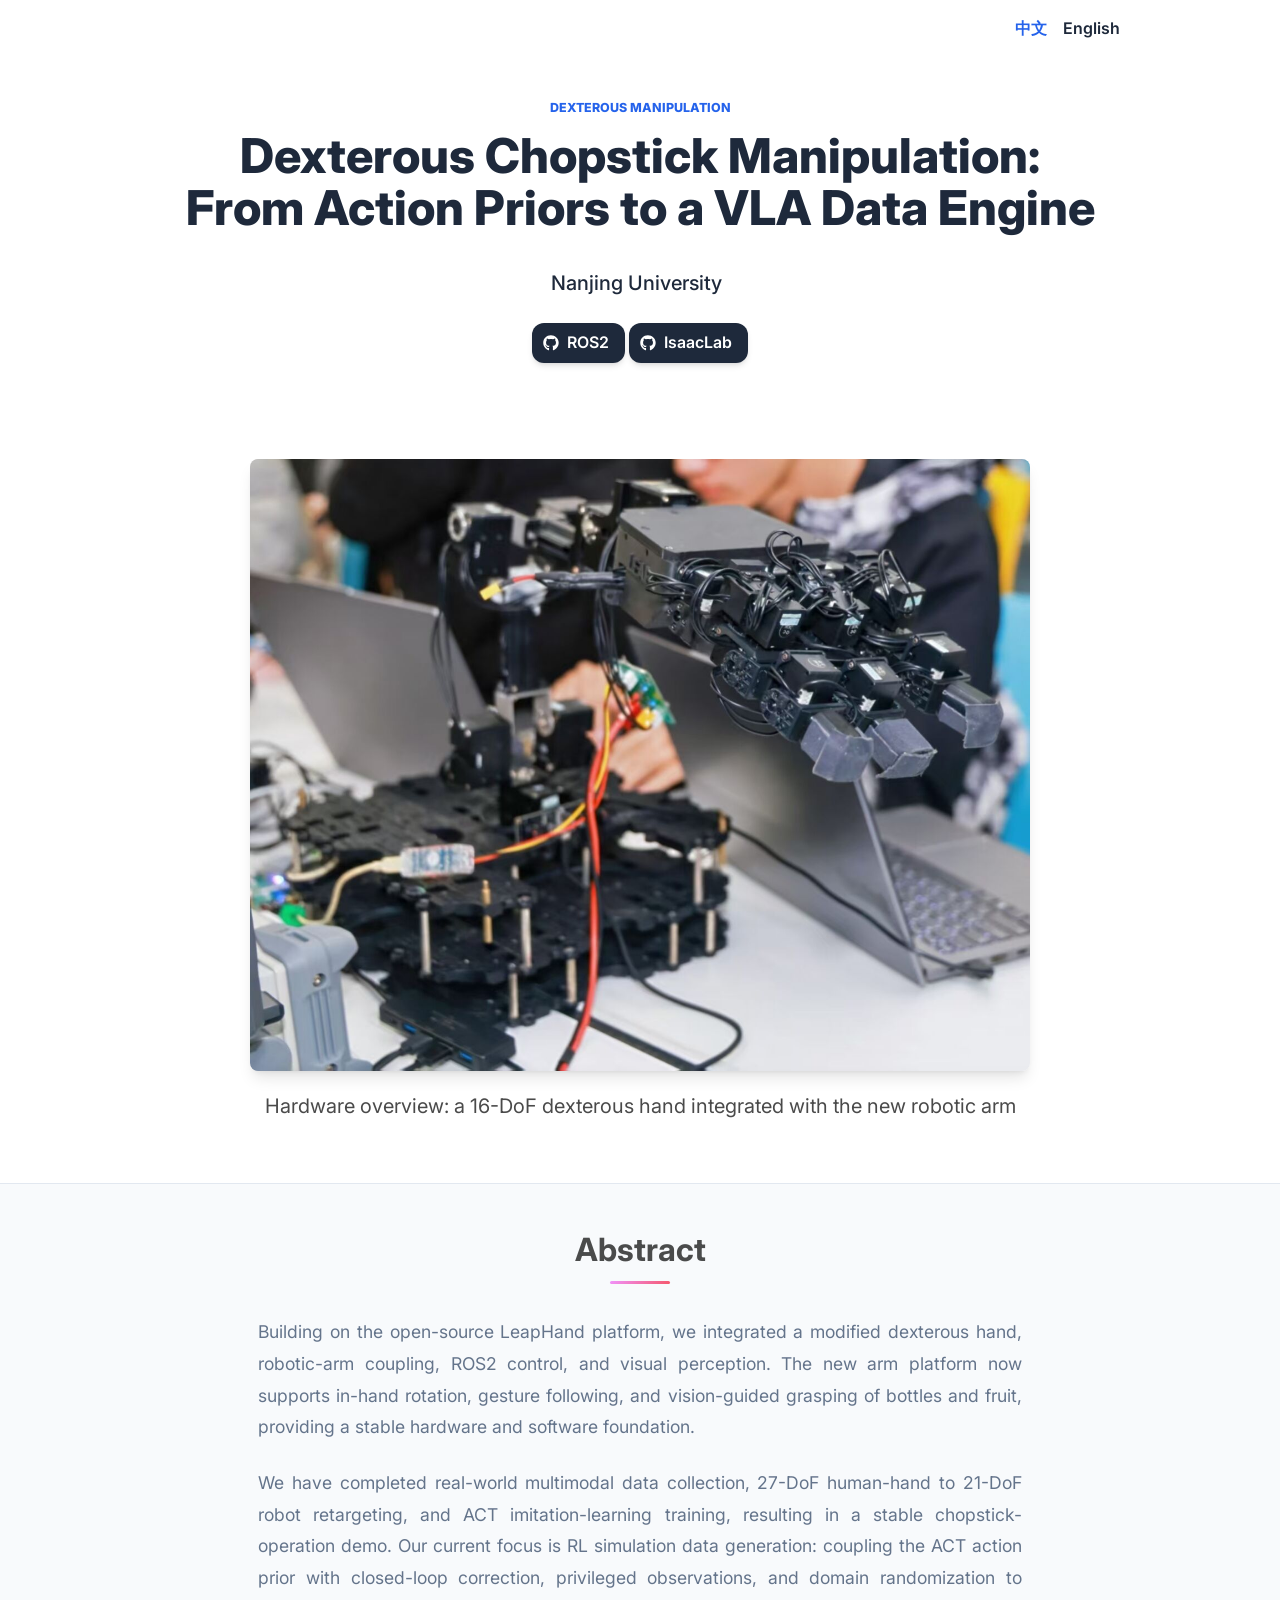
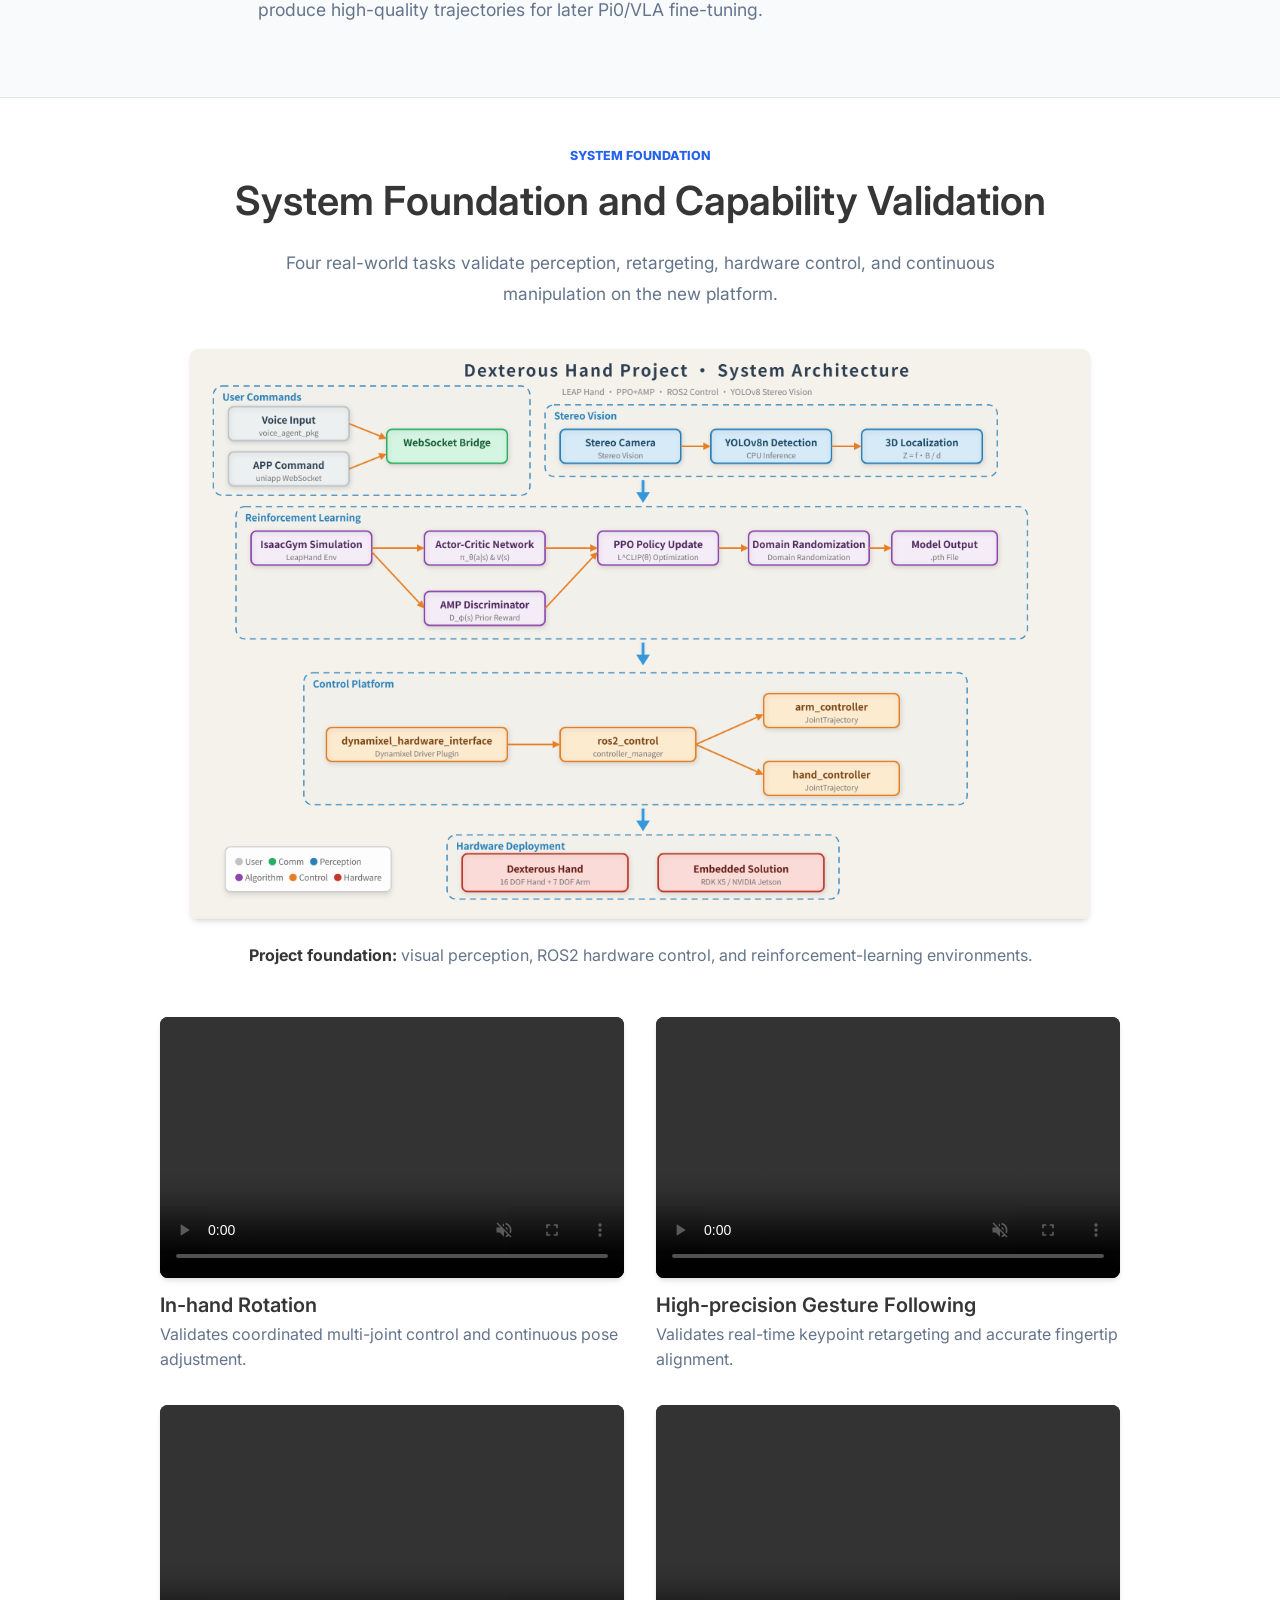
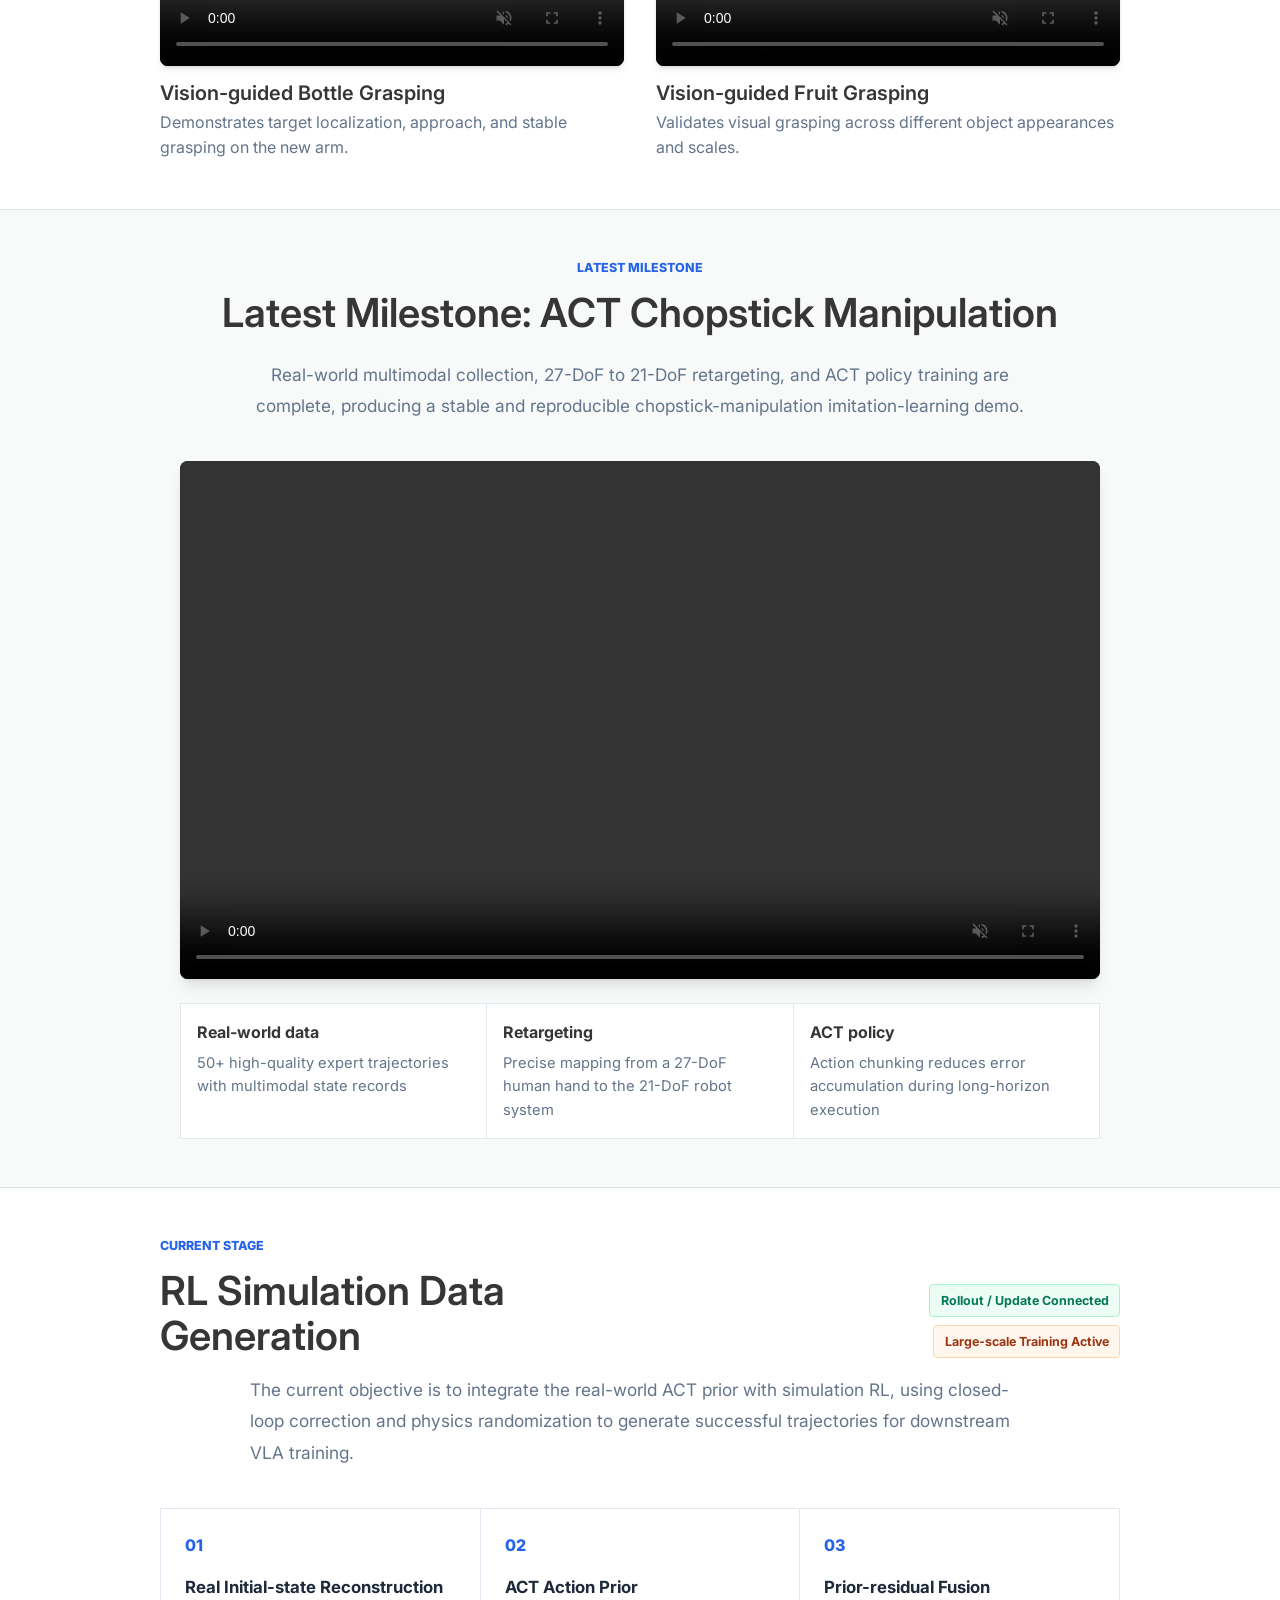
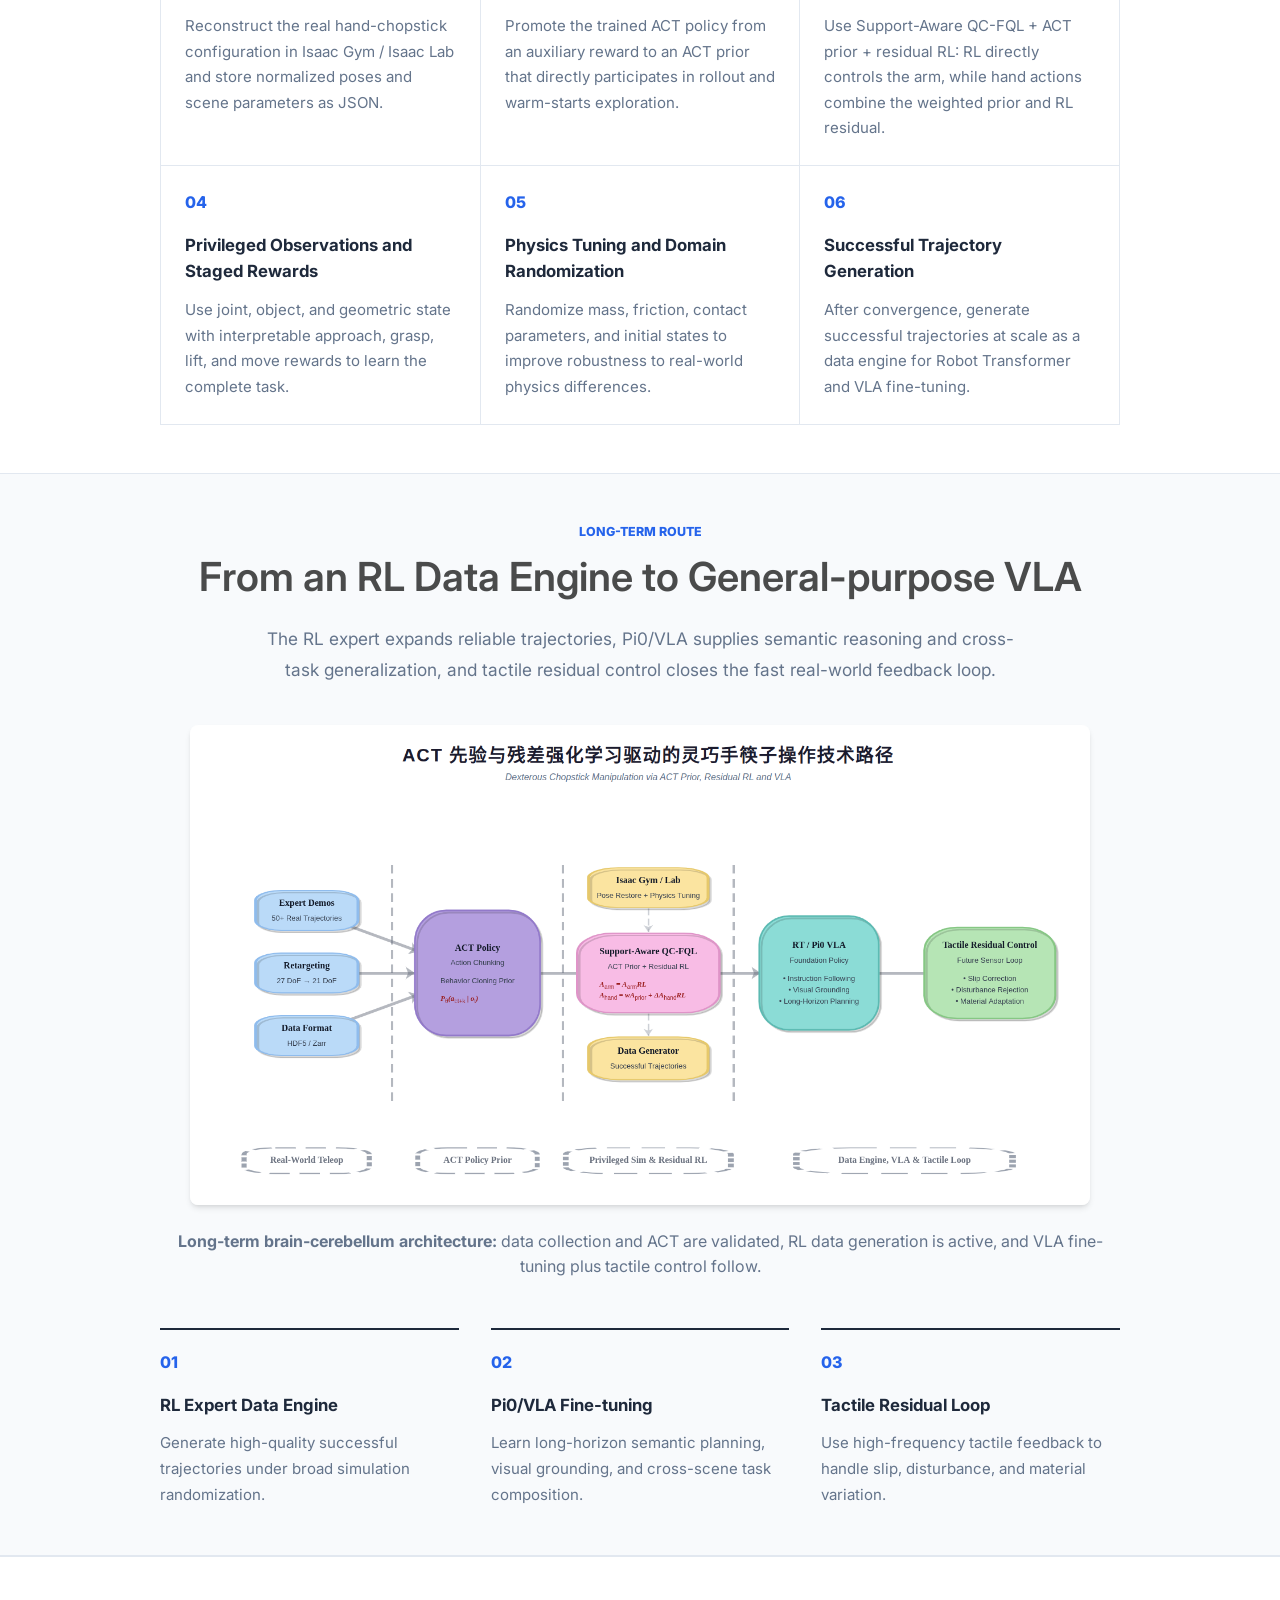
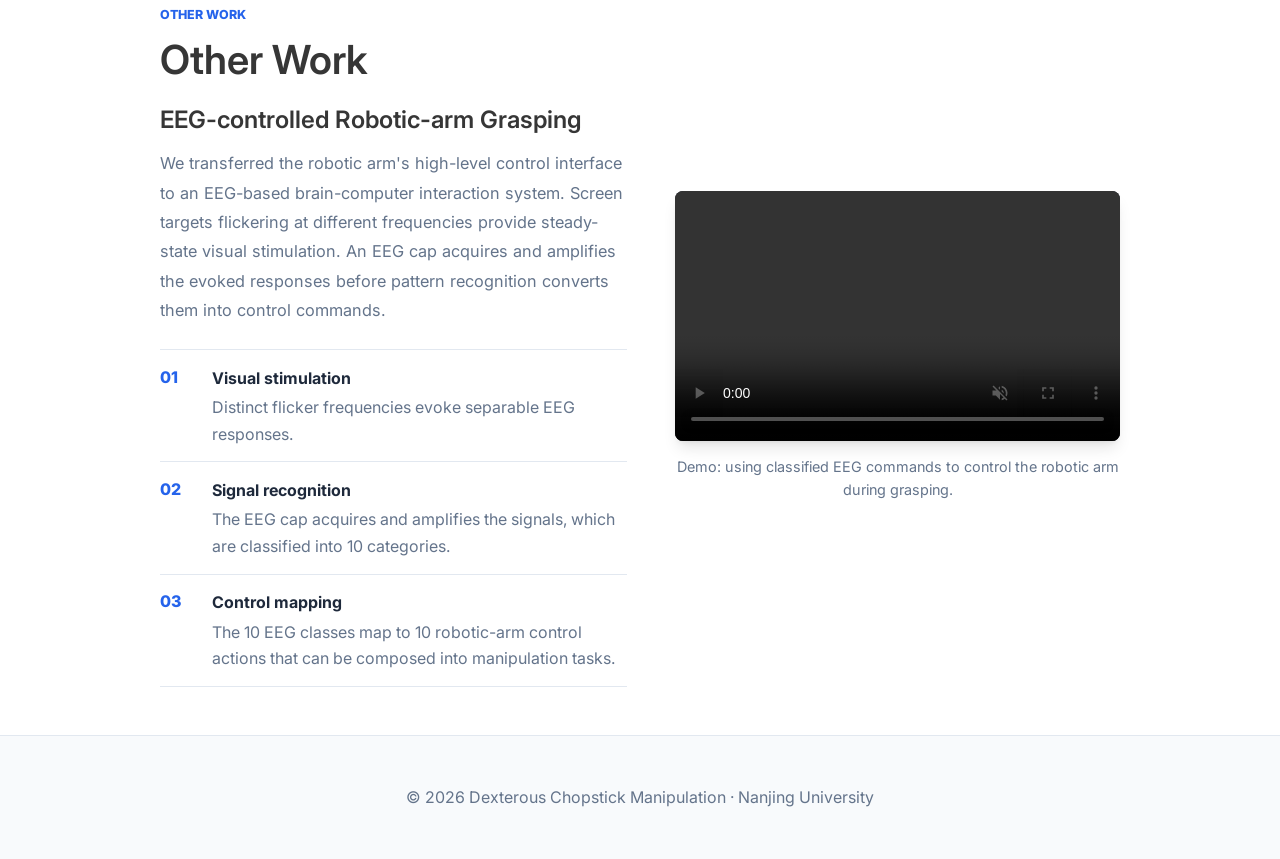
<file: index_en.html>
<!DOCTYPE html>
<html lang="en">
<head>
  <meta charset="utf-8">
  <meta name="viewport" content="width=device-width, initial-scale=1">
  <meta name="description" content="Dexterous chopstick manipulation: real-world data collection, ACT imitation learning, RL simulation data generation, and VLA.">
  <title>Dexterous Chopstick Manipulation</title>
  <link rel="stylesheet" href="static/css/bulma.min.css">
  <link rel="stylesheet" href="static/css/index.css">
  <link rel="stylesheet" href="static/css/bulma-carousel.min.css">
  <link rel="stylesheet" href="static/css/bulma-slider.min.css">
  <link href="https://fonts.googleapis.com/css2?family=Inter:wght@400;500;600;700;800&display=swap" rel="stylesheet">

  <script defer src="https://ajax.googleapis.com/ajax/libs/jquery/3.5.1/jquery.min.js"></script>
  <script defer src="static/js/fontawesome.all.min.js"></script>
  <script defer src="static/js/bulma-carousel.min.js"></script>
  <script defer src="static/js/bulma-slider.min.js"></script>
  <script defer src="static/js/index.js"></script>
</head>
<body>
  <nav class="language-nav" aria-label="Language switcher">
    <div class="container is-max-desktop has-text-right">
      <a class="language-switch" href="index_cn.html" lang="zh-CN">中文</a>
      <span class="language-current" aria-current="page">English</span>
    </div>
  </nav>

  <button class="scroll-to-top" onclick="scrollToTop()" title="Scroll to top" aria-label="Scroll to top">
    <i class="fas fa-chevron-up"></i>
  </button>

  <main id="main-content">
    <section class="hero project-header">
      <div class="hero-body">
        <div class="container is-max-desktop has-text-centered">
          <p class="section-kicker">DEXTEROUS MANIPULATION</p>
          <h1 class="title is-1 publication-title">Dexterous Chopstick Manipulation:<br>From Action Priors to a VLA Data Engine</h1>
          <div class="is-size-5 publication-authors">
            <span class="author-block">Nanjing University</span>
          </div>
          <div class="publication-links">
            <a href="https://github.com/lmz272607296/VLA" target="_blank" rel="noopener" class="external-link button is-normal is-dark">
              <span class="icon"><i class="fab fa-github"></i></span><span>ROS2</span>
            </a>
            <a href="https://github.com/lmz272607296/vlalab" target="_blank" rel="noopener" class="external-link button is-normal is-dark">
              <span class="icon"><i class="fab fa-github"></i></span><span>IsaacLab</span>
            </a>
          </div>
        </div>
      </div>
    </section>

    <section class="hero teaser">
      <div class="container is-max-desktop">
        <div class="hero-body has-text-centered">
          <img class="overview-image" src="static/images/wonderful.jpg" alt="Dexterous hand and robotic arm hardware overview">
          <h2 class="subtitle mt-4">Hardware overview: a 16-DoF dexterous hand integrated with the new robotic arm</h2>
        </div>
      </div>
    </section>

    <section class="section hero is-light">
      <div class="container is-max-desktop">
        <div class="columns is-centered has-text-centered">
          <div class="column is-four-fifths">
            <h2 class="title is-3">Abstract</h2>
            <div class="content has-text-justified">
              <p>Building on the open-source LeapHand platform, we integrated a modified dexterous hand, robotic-arm coupling, ROS2 control, and visual perception. The new arm platform now supports in-hand rotation, gesture following, and vision-guided grasping of bottles and fruit, providing a stable hardware and software foundation.</p>
              <p>We have completed real-world multimodal data collection, 27-DoF human-hand to 21-DoF robot retargeting, and ACT imitation-learning training, resulting in a stable chopstick-operation demo. Our current focus is RL simulation data generation: coupling the ACT action prior with closed-loop correction, privileged observations, and domain randomization to produce high-quality trajectories for later Pi0/VLA fine-tuning.</p>
            </div>
          </div>
        </div>
      </div>
    </section>

    <section class="section">
      <div class="container is-max-desktop">
        <p class="section-kicker has-text-centered">SYSTEM FOUNDATION</p>
        <h2 class="title is-2 has-text-centered">System Foundation and Capability Validation</h2>
        <p class="section-intro has-text-centered">Four real-world tasks validate perception, retargeting, hardware control, and continuous manipulation on the new platform.</p>
        <figure class="architecture-figure has-text-centered">
          <img src="static/images/rll.png" alt="Architecture integrating visual perception, ROS2 hardware control, and reinforcement learning">
          <figcaption><strong>Project foundation:</strong> visual perception, ROS2 hardware control, and reinforcement-learning environments.</figcaption>
        </figure>

        <div class="demo-grid">
          <article class="demo-item">
            <div class="demo-media">
              <video class="demo-video" controls muted loop playsinline preload="metadata">
                <source src="static/videos/carousel1_web.mp4" type="video/mp4">
                Your browser does not support HTML5 video.
              </video>
            </div>
            <h3 class="title is-5">In-hand Rotation</h3>
            <p>Validates coordinated multi-joint control and continuous pose adjustment.</p>
          </article>
          <article class="demo-item">
            <div class="demo-media">
              <video class="demo-video" controls muted loop playsinline preload="metadata">
                <source src="static/videos/follow_final_web.mp4" type="video/mp4">
                Your browser does not support HTML5 video.
              </video>
            </div>
            <h3 class="title is-5">High-precision Gesture Following</h3>
            <p>Validates real-time keypoint retargeting and accurate fingertip alignment.</p>
          </article>
          <article class="demo-item">
            <div class="demo-media">
              <video class="demo-video" controls muted loop playsinline preload="metadata">
                <source src="static/videos/瓶子抓取_web.mp4" type="video/mp4">
                Your browser does not support HTML5 video.
              </video>
            </div>
            <h3 class="title is-5">Vision-guided Bottle Grasping</h3>
            <p>Demonstrates target localization, approach, and stable grasping on the new arm.</p>
          </article>
          <article class="demo-item">
            <div class="demo-media">
              <video class="demo-video demo-video-portrait" controls muted loop playsinline preload="metadata">
                <source src="static/videos/ACT筷子_web.mp4" type="video/mp4">
                Your browser does not support HTML5 video.
              </video>
            </div>
            <h3 class="title is-5">Vision-guided Fruit Grasping</h3>
            <p>Validates visual grasping across different object appearances and scales.</p>
          </article>
        </div>
      </div>
    </section>

    <section class="section milestone-section">
      <div class="container is-max-desktop">
        <p class="section-kicker has-text-centered">LATEST MILESTONE</p>
        <h2 class="title is-2 has-text-centered">Latest Milestone: ACT Chopstick Manipulation</h2>
        <p class="milestone-lead has-text-centered">Real-world multimodal collection, 27-DoF to 21-DoF retargeting, and ACT policy training are complete, producing a stable and reproducible chopstick-manipulation imitation-learning demo.</p>
        <div class="act-demo">
          <video class="demo-video" controls muted loop playsinline preload="metadata">
            <source src="static/videos/水果抓取_web.mp4" type="video/mp4">
            Your browser does not support HTML5 video.
          </video>
        </div>
        <div class="milestone-facts">
          <div><strong>Real-world data</strong><span>50+ high-quality expert trajectories with multimodal state records</span></div>
          <div><strong>Retargeting</strong><span>Precise mapping from a 27-DoF human hand to the 21-DoF robot system</span></div>
          <div><strong>ACT policy</strong><span>Action chunking reduces error accumulation during long-horizon execution</span></div>
        </div>
      </div>
    </section>

    <section class="section rl-stage-section">
      <div class="container is-max-desktop">
        <div class="stage-heading">
          <div>
            <p class="section-kicker">CURRENT STAGE</p>
            <h2 class="title is-2">RL Simulation Data Generation</h2>
          </div>
          <div class="stage-statuses" aria-label="Current status">
            <span class="status-badge status-complete">Rollout / Update Connected</span>
            <span class="status-badge status-active">Large-scale Training Active</span>
          </div>
        </div>
        <p class="stage-intro">The current objective is to integrate the real-world ACT prior with simulation RL, using closed-loop correction and physics randomization to generate successful trajectories for downstream VLA training.</p>
        <div class="process-grid">
          <article class="process-step"><span class="step-index">01</span><h3>Real Initial-state Reconstruction</h3><p>Reconstruct the real hand-chopstick configuration in Isaac Gym / Isaac Lab and store normalized poses and scene parameters as JSON.</p></article>
          <article class="process-step"><span class="step-index">02</span><h3>ACT Action Prior</h3><p>Promote the trained ACT policy from an auxiliary reward to an ACT prior that directly participates in rollout and warm-starts exploration.</p></article>
          <article class="process-step"><span class="step-index">03</span><h3>Prior-residual Fusion</h3><p>Use Support-Aware QC-FQL + ACT prior + residual RL: RL directly controls the arm, while hand actions combine the weighted prior and RL residual.</p></article>
          <article class="process-step"><span class="step-index">04</span><h3>Privileged Observations and Staged Rewards</h3><p>Use joint, object, and geometric state with interpretable approach, grasp, lift, and move rewards to learn the complete task.</p></article>
          <article class="process-step"><span class="step-index">05</span><h3>Physics Tuning and Domain Randomization</h3><p>Randomize mass, friction, contact parameters, and initial states to improve robustness to real-world physics differences.</p></article>
          <article class="process-step"><span class="step-index">06</span><h3>Successful Trajectory Generation</h3><p>After convergence, generate successful trajectories at scale as a data engine for Robot Transformer and VLA fine-tuning.</p></article>
        </div>
      </div>
    </section>

    <section class="section hero is-light future-section">
      <div class="container is-max-desktop">
        <p class="section-kicker has-text-centered">LONG-TERM ROUTE</p>
        <h2 class="title is-2 has-text-centered">From an RL Data Engine to General-purpose VLA</h2>
        <p class="section-intro has-text-centered">The RL expert expands reliable trajectories, Pi0/VLA supplies semantic reasoning and cross-task generalization, and tactile residual control closes the fast real-world feedback loop.</p>
        <figure class="pipeline-figure has-text-centered">
          <img src="static/images/new_pipeline.png" alt="Long-term architecture from real-world teleoperation and ACT to RL simulation, VLA, and tactile control">
          <figcaption><strong>Long-term brain-cerebellum architecture:</strong> data collection and ACT are validated, RL data generation is active, and VLA fine-tuning plus tactile control follow.</figcaption>
        </figure>
        <div class="future-grid">
          <div><span>01</span><h3>RL Expert Data Engine</h3><p>Generate high-quality successful trajectories under broad simulation randomization.</p></div>
          <div><span>02</span><h3>Pi0/VLA Fine-tuning</h3><p>Learn long-horizon semantic planning, visual grounding, and cross-scene task composition.</p></div>
          <div><span>03</span><h3>Tactile Residual Loop</h3><p>Use high-frequency tactile feedback to handle slip, disturbance, and material variation.</p></div>
        </div>
      </div>
    </section>

    <section class="section other-work-section">
      <div class="container is-max-desktop">
        <div class="other-work-layout">
          <div class="other-work-copy">
            <p class="section-kicker">OTHER WORK</p>
            <h2 class="title is-2">Other Work</h2>
            <h3 class="title is-4">EEG-controlled Robotic-arm Grasping</h3>
            <p class="other-work-intro">We transferred the robotic arm's high-level control interface to an EEG-based brain-computer interaction system. Screen targets flickering at different frequencies provide steady-state visual stimulation. An EEG cap acquires and amplifies the evoked responses before pattern recognition converts them into control commands.</p>
            <div class="bci-flow" aria-label="EEG control pipeline">
              <div><span>01</span><p><strong>Visual stimulation</strong>Distinct flicker frequencies evoke separable EEG responses.</p></div>
              <div><span>02</span><p><strong>Signal recognition</strong>The EEG cap acquires and amplifies the signals, which are classified into 10 categories.</p></div>
              <div><span>03</span><p><strong>Control mapping</strong>The 10 EEG classes map to 10 robotic-arm control actions that can be composed into manipulation tasks.</p></div>
            </div>
          </div>
          <figure class="other-work-video">
            <video class="demo-video" controls muted loop playsinline preload="metadata">
              <source src="static/videos/脑电_web.mp4" type="video/mp4">
              Your browser does not support HTML5 video.
            </video>
            <figcaption>Demo: using classified EEG commands to control the robotic arm during grasping.</figcaption>
          </figure>
        </div>
      </div>
    </section>
  </main>

  <footer class="footer">
    <div class="container">
      <div class="content has-text-centered">
        <p>© 2026 Dexterous Chopstick Manipulation · Nanjing University</p>
      </div>
    </div>
  </footer>
</body>
</html>
</file>
<file: email/assets/showcase.css>
:root {
  color-scheme: light;
  --paper: #ffffff;
  --surface: #f5f7fb;
  --ink: #202d3e;
  --muted: #647184;
  --accent: #315fb5;
  --accent-soft: #eaf0fb;
  --line: #e2e7ef;
  --radius: 14px;
  --content-width: 1120px;
  --section-space: clamp(48px, 6vw, 80px);
  --font: -apple-system, BlinkMacSystemFont, "Segoe UI", "PingFang SC", "Hiragino Sans GB", "Microsoft YaHei", sans-serif;
  --mono: "SFMono-Regular", Consolas, "Liberation Mono", monospace;
}

* { box-sizing: border-box; }
html { scroll-behavior: smooth; scroll-padding-top: 100px; }
body {
  margin: 0;
  color: var(--ink);
  background: var(--paper);
  font: 16px / 1.75 var(--font);
  -webkit-font-smoothing: antialiased;
}
h1, h2, h3, h4, p, figure, ul, ol { margin: 0; }
ul, ol { list-style: none; padding: 0; }
a { color: inherit; text-decoration: none; }
button { font: inherit; }
img, video { display: block; max-width: 100%; }
button, a { -webkit-tap-highlight-color: transparent; }
[hidden] { display: none !important; }
::selection { color: #183d83; background: #e0eafb; }
:focus-visible { outline: 3px solid var(--accent); outline-offset: 5px; }
.container { width: min(var(--content-width), calc(100% - 64px)); margin-inline: auto; }

.skip-link {
  position: fixed;
  top: 12px;
  left: 12px;
  z-index: 10;
  padding: 10px 18px;
  border: 1px solid var(--accent);
  border-radius: 6px;
  background: var(--paper);
  transform: translateY(-160%);
}
.skip-link:focus { transform: none; }
.site-header {
  position: sticky;
  top: 0;
  z-index: 5;
  border-bottom: 1px solid var(--line);
  background: rgba(255, 255, 255, .96);
  -webkit-backdrop-filter: blur(16px);
  backdrop-filter: blur(16px);
}
.site-nav { display: flex; align-items: center; justify-content: space-between; gap: 24px; min-height: 76px; }
.brand { display: inline-flex; align-items: center; gap: 10px; flex-shrink: 0; font-size: 12px; font-weight: 700; letter-spacing: .08em; }
.brand-mark { width: 29px; height: 29px; color: var(--accent); }
.brand-light { color: var(--muted); font-weight: 400; }
.nav-links { display: flex; align-items: center; gap: 24px; }
.nav-links a { position: relative; padding-block: 15px; color: var(--muted); font-size: 13px; white-space: nowrap; }
.nav-links a span { margin-right: 4px; font: 11px var(--mono); }
.nav-links a::after { position: absolute; right: 0; bottom: 5px; left: 0; height: 2px; background: var(--accent); content: ""; transform: scaleX(0); transition: transform .18s ease; }
.nav-links a:hover, .nav-links a[aria-current="location"] { color: var(--accent); }
.nav-links a[aria-current="location"]::after { transform: scaleX(1); }
.resume-link { display: inline-flex; align-items: center; justify-content: center; gap: 9px; min-height: 40px; padding: 7px 14px; border: 1px solid var(--line); border-radius: 7px; font-size: 13px; font-weight: 600; white-space: nowrap; transition: border-color .18s ease, background .18s ease; }
.resume-link:hover { border-color: #b9cae9; background: var(--surface); }
.file-type { color: var(--muted); font: 10px var(--mono); }

.hero { display: grid; grid-template-columns: 1.08fr 1fr; align-items: center; gap: clamp(32px, 5vw, 64px); padding-block: 58px 64px; }
.hero-copy { padding-bottom: 12px; }
.eyebrow { display: flex; align-items: center; gap: 12px; color: var(--accent); font: 600 11px / 1.5 var(--mono); letter-spacing: .13em; }
h1 { margin-top: 22px; font-size: clamp(32px, 3.6vw, 46px); font-weight: 700; letter-spacing: -.045em; line-height: 1.35; }
h1 span { display: block; color: #50627d; }
.hero-description { max-width: 450px; margin-top: 23px; color: var(--muted); font-size: 15px; line-height: 1.95; }
.demo-link { display: inline-flex; align-items: center; gap: 24px; margin-top: 28px; padding: 10px 18px; border: 1px solid #d6e0f2; border-radius: 7px; color: var(--accent); background: #f2f6fd; font-size: 13px; font-weight: 600; transition: background .18s ease; }
.demo-link:hover { background: #e6eefb; }
.hardware-figure { min-width: 0; }
.hardware-figure a { display: block; overflow: hidden; border: 1px solid var(--line); border-radius: var(--radius); background: var(--surface); }
.hardware-figure img { width: 100%; height: auto; }
.hardware-figure figcaption { display: flex; flex-wrap: wrap; justify-content: space-between; gap: 4px 12px; padding-top: 12px; color: var(--muted); font-size: 11px; }
.hardware-figure figcaption span { color: var(--ink); font-weight: 600; }

.demo-section { padding-block: var(--section-space); border-top: 1px solid var(--line); background: var(--paper); }
.section-heading { display: grid; grid-template-columns: minmax(0, 1fr) auto; align-items: center; gap: 12px 24px; margin-bottom: 30px; }
.section-heading-copy { display: contents; }
.section-heading .eyebrow { grid-column: 1 / -1; }
.section-heading h2 { grid-row: 2; margin-top: 0; }
.section-number { padding-right: 12px; border-right: 1px solid #bdcbe2; font-size: 12px; letter-spacing: .03em; }
h2 { margin-top: 12px; font-size: clamp(26px, 2.8vw, 32px); font-weight: 700; letter-spacing: -.035em; line-height: 1.4; }
.section-description { grid-column: 1 / -1; grid-row: 3; color: #40536f; font-size: 17px; font-weight: 600; line-height: 1.75; }
.tech-tags { grid-column: 2; grid-row: 2; display: flex; flex-wrap: wrap; justify-content: flex-end; gap: 7px; max-width: 280px; }
.tech-tags li { padding: 4px 9px; border: 1px solid var(--line); border-radius: 5px; background: rgba(255, 255, 255, .7); color: #55657c; font-size: 11px; line-height: 1.5; white-space: nowrap; }

.video-grid { display: grid; grid-template-columns: repeat(2, minmax(0, 1fr)); gap: 24px; align-items: stretch; }
.demo-card { min-width: 0; overflow: hidden; border: 1px solid var(--line); border-radius: var(--radius); background: var(--paper); box-shadow: 0 4px 16px -12px rgba(30, 49, 81, .22); }
.video-shell { position: relative; overflow: hidden; background: #edf0f4; isolation: isolate; }
.video-shell video { width: 100%; height: 100%; object-fit: contain; }
.video-shell iframe { position: absolute; inset: 0; width: 100%; height: 100%; border: 0; }
.gif-toggle { position: absolute; inset: 0; width: 100%; height: 100%; padding: 0; border: 0; background: transparent; cursor: pointer; }
.gif-toggle:focus-visible { outline-offset: -4px; }
.demo-gif { width: 100%; height: 100%; object-fit: contain; }
.gif-status { position: absolute; right: 12px; bottom: 12px; left: 12px; width: fit-content; max-width: calc(100% - 24px); margin-left: auto; padding: 5px 10px; border-radius: 5px; color: #fff; background: rgba(20, 31, 48, .8); font-size: 12px; }
.gif-toggle.is-playing .gif-status { opacity: 0; }
.gif-toggle.is-playing:hover .gif-status,
.gif-toggle.is-playing:focus-visible .gif-status { opacity: 1; }
.review-banner { display: flex; align-items: center; justify-content: space-between; gap: 16px; margin-top: 24px; padding: 16px 20px; border: 1px solid #d6e0f2; border-radius: 8px; background: #f2f6fd; }
.review-banner strong { color: var(--accent); font-size: 15px; }
.review-banner p { margin-top: 4px; color: var(--muted); font-size: 12px; }
.media-links { display: flex; flex-wrap: wrap; gap: 4px 14px; }
.video-caption .gif-details { color: var(--muted); font: 11px / 1.6 var(--mono); }
.landscape { aspect-ratio: 16 / 9; }
.portrait { aspect-ratio: 4 / 5; background: #101114; }
.hand-teleop { aspect-ratio: 3 / 2; }
.arm-teleop { aspect-ratio: 5 / 4; }
.video-caption { padding: 18px 20px 20px; }
.caption-heading { display: flex; align-items: center; justify-content: space-between; gap: 12px; }
.caption-heading h3 { font-size: 17px; font-weight: 600; line-height: 1.6; letter-spacing: -.015em; }
.duration { flex-shrink: 0; color: var(--muted); font: 11px / 1.5 var(--mono); }
.video-caption p { margin-top: 7px; color: var(--muted); font-size: 13px; line-height: 1.8; }
.media-error a,
.media-links a { color: var(--accent); text-decoration: underline; text-underline-offset: 3px; }

.act-layout,
.eeg-layout { display: grid; align-items: center; gap: 48px; padding: 12px 36px 8px; }
.act-layout { grid-template-columns: minmax(0, 1fr) minmax(0, 1fr); width: min(100%, 920px); margin-inline: auto; gap: 32px; padding: 0; }
.eeg-layout { grid-template-columns: minmax(0, 1.32fr) minmax(300px, .68fr); }
.act-copy,
.eeg-copy { max-width: 410px; }
.eeg-copy { max-width: 380px; }
.implementation-label { display: flex; align-items: center; gap: 8px; margin-bottom: 14px; color: var(--accent); font-size: 12px; font-weight: 500; }
.implementation-label > span { width: 6px; height: 6px; border-radius: 50%; background: var(--accent); }
.act-copy > h3,
.eeg-copy > h3 { margin-bottom: 28px; font-size: 24px; font-weight: 600; letter-spacing: -.025em; line-height: 1.5; }
.implementation-steps { border-top: 1px solid var(--line); }
.implementation-steps li { display: grid; grid-template-columns: 26px minmax(0, 1fr); gap: 14px; padding-block: 22px; border-bottom: 1px solid var(--line); }
.step-number { padding-top: 5px; color: var(--accent); font: 11px / 1.7 var(--mono); }
.implementation-steps h4 { margin-bottom: 6px; font-size: 15px; font-weight: 600; }
.implementation-steps p { color: var(--muted); font-size: 13px; line-height: 1.85; }
.demo-section--compact { padding-block: clamp(36px, 4vw, 52px); }
.demo-section--compact .section-heading { margin-bottom: 22px; }
.act-copy .implementation-label { margin-bottom: 8px; }
.act-copy > h3 { margin-bottom: 16px; font-size: 22px; }
.act-copy .implementation-steps li { padding-block: 14px; gap: 12px; }
.act-copy .implementation-steps h4 { margin-bottom: 4px; }
.act-copy .implementation-steps p { line-height: 1.7; }
.portrait-card { width: min(100%, 360px); justify-self: center; }
.portrait-card .video-caption { padding: 12px 16px 14px; }
.portrait-card .video-caption p { margin-top: 4px; }
.portrait-card .caption-heading h3 { font-size: 16px; }
.teleop-grid { grid-template-columns: minmax(0, 6fr) minmax(0, 5fr); }

.site-footer { padding-block: 28px; border-top: 1px solid var(--line); background: var(--paper); }
.footer-inner { display: flex; align-items: center; justify-content: space-between; gap: 16px; color: var(--muted); font-size: 12px; }
.footer-inner p span { margin-inline: 10px; color: #a0abba; }
.footer-inner a { padding-block: 8px; }
.footer-inner a span { margin-left: 6px; }
.footer-inner a:hover { color: var(--accent); }

@media (min-width: 1400px) {
  .hero { padding-block: 68px 74px; }
}

@media (max-width: 1000px) {
  .site-nav { gap: 18px; }
  .nav-links { gap: 18px; }
  .brand-light { display: none; }
  .section-heading { grid-template-columns: minmax(0, 1fr); }
  .tech-tags { grid-column: 1; grid-row: 4; justify-content: flex-start; max-width: none; }
  .act-layout,
  .eeg-layout { gap: 32px; padding-inline: 0; }
  .hero { gap: 28px; }
  h1 { font-size: clamp(30px, 3.8vw, 38px); }
}

@media (max-width: 700px) {
  .review-banner { align-items: flex-start; flex-direction: column; }
  html { scroll-padding-top: 130px; }
  .container { width: calc(100% - 40px); }
  .site-nav { display: grid; grid-template-columns: 1fr; gap: 0 16px; padding-top: 10px; }
  .brand { font-size: 11px; }
  .brand-light { display: inline; }
  .brand-mark { width: 25px; height: 25px; }
  .resume-link { min-height: 38px; padding: 6px 10px; font-size: 12px; }
  .file-type { font-size: 9px; }
  .nav-links { grid-row: 2; grid-column: 1 / -1; justify-content: space-between; gap: 10px; padding-top: 4px; }
  .nav-links a { padding-block: 12px; font-size: 12px; }
  .nav-links a span { font-size: 10px; }
  .nav-links a::after { bottom: 3px; }
  .hero { grid-template-columns: 1fr; gap: 32px; padding-block: 36px 40px; }
  .hero-copy { padding-bottom: 0; }
  h1 { margin-top: 16px; font-size: clamp(30px, 6.8vw, 40px); }
  .hero-description { max-width: 500px; margin-top: 16px; font-size: 14px; }
  .demo-link { margin-top: 20px; }
  .hardware-figure { width: min(100%, 460px); justify-self: center; }
  .section-heading { margin-bottom: 24px; }
  .eyebrow { font-size: 10px; letter-spacing: .1em; }
  .section-description { font-size: 15px; }
  .video-grid { grid-template-columns: 1fr; gap: 20px; }
  .act-layout,
  .eeg-layout { grid-template-columns: 1fr; gap: 28px; padding-block: 0; }
  .portrait-card { grid-row: 1; width: min(100%, 340px); }
  .act-copy,
  .eeg-copy { max-width: none; }
  .act-copy > h3,
  .eeg-copy > h3 { margin-bottom: 20px; font-size: 21px; }
  .act-layout { gap: 20px; }
  .act-copy > h3 { margin-bottom: 14px; }
  .implementation-steps li { padding-block: 18px; }
  .video-caption { padding: 16px 18px 18px; }
}

@media (max-width: 360px) {
  .container { width: calc(100% - 32px); }
  .brand-light { display: none; }
  .caption-heading h3 { font-size: 16px; }
  .footer-inner { font-size: 11px; }
}

@media (prefers-reduced-motion: reduce) {
  html { scroll-behavior: auto; }
  *, *::before, *::after { transition: none !important; }
}

@media print {
  .site-header, .demo-link, .footer-inner a { display: none !important; }
  .container { width: 100%; }
  .hero, .demo-section { padding-block: 24px; }
  .demo-card { break-inside: avoid; box-shadow: none; }
}
</file>
<file: static/css/index.css>
/* Modern CSS Variables for consistent theming */
:root {
  --primary-color: #2563eb;
  --primary-hover: #1d4ed8;
  --secondary-color: #64748b;
  --accent-color: #0ea5e9;
  --text-primary: #1e293b;
  --text-secondary: #64748b;
  --text-light: #94a3b8;
  --background-primary: #ffffff;
  --background-secondary: #f8fafc;
  --background-accent: #f1f5f9;
  --border-color: #e2e8f0;
  --shadow-sm: 0 1px 2px 0 rgb(0 0 0 / 0.05);
  --shadow-md: 0 4px 6px -1px rgb(0 0 0 / 0.1), 0 2px 4px -2px rgb(0 0 0 / 0.1);
  --shadow-lg: 0 10px 15px -3px rgb(0 0 0 / 0.1), 0 4px 6px -4px rgb(0 0 0 / 0.1);
  --shadow-xl: 0 20px 25px -5px rgb(0 0 0 / 0.1), 0 8px 10px -6px rgb(0 0 0 / 0.1);
  --gradient-primary: linear-gradient(135deg, #667eea 0%, #764ba2 100%);
  --gradient-accent: linear-gradient(135deg, #f093fb 0%, #f5576c 100%);
  --gradient-subtle: linear-gradient(135deg, #ffecd2 0%, #fcb69f 100%);
  --border-radius: 12px;
  --border-radius-lg: 16px;
  --transition: all 0.3s cubic-bezier(0.4, 0, 0.2, 1);
}

/* Smooth scrolling for better UX */
html {
  scroll-behavior: smooth;
}

body {
  font-family: 'Inter', 'Segoe UI', -apple-system, BlinkMacSystemFont, sans-serif;
  color: var(--text-primary);
  line-height: 1.6;
  font-size: 16px;
  background-color: var(--background-primary);
  -webkit-font-smoothing: antialiased;
  -moz-osx-font-smoothing: grayscale;
}


/* Modern Button Styles */
.button {
  border-radius: var(--border-radius) !important;
  font-weight: 600 !important;
  transition: var(--transition) !important;
  border: 2px solid transparent !important;
  position: relative;
  overflow: hidden;
}

.button.is-dark {
  background: var(--text-primary) !important;
  border: none !important;
  color: white !important;
  box-shadow: var(--shadow-md);
}

.button.is-dark:hover {
  transform: translateY(-2px);
  box-shadow: var(--shadow-lg);
  background: var(--primary-color) !important;
}

.button.is-dark:active {
  transform: translateY(0);
  box-shadow: var(--shadow-md);
}

.footer .icon-link {
    font-size: 25px;
    color: var(--text-secondary);
    transition: var(--transition);
}

.footer .icon-link:hover {
    color: var(--primary-color);
    transform: translateY(-2px);
}

.link-block a {
    margin: 8px 4px;
}

.dnerf {
  font-variant: small-caps;
}


/* Hero Section Modernization */
.hero {
  position: relative;
  overflow: hidden;
}

.hero.is-light {
  background: var(--background-secondary);
  border-top: 1px solid var(--border-color);
  border-bottom: 1px solid var(--border-color);
}

.hero-body {
  padding: 4rem 1.5rem;
}

.teaser .hero-body {
  padding-top: 2rem;
  padding-bottom: 4rem;
}

.teaser {
  font-family: 'Inter', sans-serif;
}


/* Publication Content Styling */
.publication-title {
    font-family: 'Inter', sans-serif !important;
    font-weight: 800 !important;
    color: var(--text-primary) !important;
    margin-bottom: 2rem !important;
    line-height: 1.1 !important;
}

.publication-banner {
  max-height: 70vh;
  border-radius: var(--border-radius-lg);
  overflow: hidden;
  box-shadow: var(--shadow-xl);
  margin: 2rem 0;
}

.publication-banner video {
  position: relative;
  left: auto;
  top: auto;
  transform: none;
  object-fit: cover;
  width: 100%;
  height: 100%;
  border-radius: var(--border-radius-lg);
}

.publication-header .hero-body {
  padding: 6rem 1.5rem 4rem;
}

.publication-authors {
    font-family: 'Inter', sans-serif !important;
    font-weight: 500;
    margin-bottom: 1.5rem;
}

.publication-venue {
    color: var(--text-secondary);
    width: fit-content;
    font-weight: 600;
    background: var(--background-accent);
    padding: 0.5rem 1rem;
    border-radius: var(--border-radius);
    margin-top: 1rem;
    display: inline-block;
}

.publication-awards {
    color: #ef4444;
    width: fit-content;
    font-weight: 700;
    background: linear-gradient(135deg, #fef2f2, #fee2e2);
    padding: 0.5rem 1rem;
    border-radius: var(--border-radius);
    border-left: 4px solid #ef4444;
    margin-top: 1rem;
}

.publication-authors a {
   color: var(--primary-color) !important;
   text-decoration: none;
   font-weight: 600;
   transition: var(--transition);
   position: relative;
}

.publication-authors a::after {
    content: '';
    position: absolute;
    width: 0;
    height: 2px;
    bottom: -2px;
    left: 0;
    background: var(--gradient-accent);
    transition: var(--transition);
}

.publication-authors a:hover::after {
    width: 100%;
}

.publication-authors a:hover {
    color: var(--primary-hover) !important;
}

.author-block {
  display: inline-block;
  margin-right: 0.5rem;
}

.publication-banner img {
  border-radius: var(--border-radius-lg);
  box-shadow: var(--shadow-lg);
  transition: var(--transition);
}

.publication-banner img:hover {
  transform: scale(1.02);
  box-shadow: var(--shadow-xl);
}

/* Modern Video and Carousel Styling */
.publication-video {
    position: relative;
    width: 100%;
    height: 0;
    padding-bottom: 56.25%;
    overflow: hidden;
    border-radius: var(--border-radius-lg) !important;
    box-shadow: var(--shadow-xl);
    transition: var(--transition);
}

.publication-video:hover {
    transform: translateY(-4px);
    box-shadow: var(--shadow-xl);
}

.publication-video iframe {
    position: absolute;
    top: 0;
    left: 0;
    width: 100%;
    height: 100%;
    border-radius: var(--border-radius-lg);
}

.publication-body img {
  border-radius: var(--border-radius);
  box-shadow: var(--shadow-md);
  transition: var(--transition);
}

.publication-body img:hover {
  transform: translateY(-2px);
  box-shadow: var(--shadow-lg);
}

.results-carousel {
  overflow: hidden;
  padding: 1rem 0;
}

.results-carousel .item {
  margin: 1rem;
  overflow: hidden;
  padding: 1.5rem;
  font-size: 0;
  background: var(--background-primary);
  border-radius: var(--border-radius-lg);
  box-shadow: var(--shadow-md);
  transition: var(--transition);
  border: 1px solid var(--border-color);
}

.results-carousel .item:hover {
  transform: translateY(-4px);
  box-shadow: var(--shadow-lg);
}

.results-carousel .item img,
.results-carousel video {
  margin: 0;
  border-radius: var(--border-radius);
  width: 100%;
  height: auto;
}

.results-carousel .subtitle {
  font-size: 1rem !important;
  color: var(--text-secondary);
  margin-top: 1rem;
  font-weight: 500;
}

/* Pagination and Misc Improvements */
.slider-pagination .slider-page {
  background: var(--primary-color);
  border-radius: 50%;
  transition: var(--transition);
}

.slider-pagination .slider-page.is-active {
  background: var(--primary-hover);
  transform: scale(1.2);
}

.eql-cntrb { 
  font-size: 0.875rem;
  color: var(--text-light);
  font-style: italic;
}

/* Section Titles */
.title.is-3 {
  font-family: 'Inter', sans-serif !important;
  font-weight: 700 !important;
  color: var(--text-primary);
  margin-bottom: 2rem !important;
  position: relative;
  padding-bottom: 1rem;
}

.title.is-3::after {
  content: '';
  position: absolute;
  bottom: 0;
  left: 50%;
  transform: translateX(-50%);
  width: 60px;
  height: 3px;
  background: var(--gradient-accent);
  border-radius: 2px;
}

/* Content Improvements */
.content.has-text-justified {
  font-size: 1.1rem;
  line-height: 1.8;
  color: var(--text-secondary);
}

.content.has-text-justified p {
  margin-bottom: 1.5rem;
}

/* Footer Improvements */
.footer {
  background: var(--background-secondary);
  border-top: 1px solid var(--border-color);
  padding: 3rem 1.5rem;
}

.footer .content {
  color: var(--text-secondary);
  line-height: 1.7;
}

.footer a {
  color: var(--primary-color);
  text-decoration: none;
  transition: var(--transition);
}

.footer a:hover {
  color: var(--primary-hover);
  text-decoration: underline;
}

/* BibTeX Styling */
pre {
  background: var(--background-accent) !important;
  border: 1px solid var(--border-color) !important;
  border-radius: var(--border-radius) !important;
  padding: 1.5rem !important;
  font-size: 0.9rem !important;
  overflow-x: auto;
  box-shadow: var(--shadow-sm);
}

code {
  background: var(--background-accent) !important;
  color: var(--text-primary) !important;
  font-family: 'SF Mono', 'Monaco', 'Cascadia Code', 'Roboto Mono', monospace !important;
}

/* BibTeX Section Improvements */
.bibtex-header {
  display: flex;
  justify-content: space-between;
  align-items: center;
  margin-bottom: 1rem;
}

.copy-bibtex-btn {
  background: var(--primary-color);
  color: white;
  border: none;
  border-radius: var(--border-radius);
  padding: 0.75rem 1rem;
  font-size: 0.9rem;
  font-weight: 600;
  cursor: pointer;
  transition: var(--transition);
  display: inline-flex;
  align-items: center;
  gap: 0.5rem;
}

.copy-bibtex-btn:hover {
  background: var(--primary-hover);
  transform: translateY(-2px);
  box-shadow: var(--shadow-md);
}

.copy-bibtex-btn.copied {
  background: #10b981;
}

.copy-bibtex-btn.copied .copy-text::after {
  content: "ied!";
}

/* Scroll to Top Button */
.scroll-to-top {
  position: fixed;
  bottom: 2rem;
  right: 2rem;
  width: 50px;
  height: 50px;
  background: var(--primary-color);
  color: white;
  border: none;
  border-radius: 50%;
  cursor: pointer;
  opacity: 0;
  visibility: hidden;
  transition: var(--transition);
  z-index: 999;
  display: flex;
  align-items: center;
  justify-content: center;
  font-size: 1.2rem;
  box-shadow: var(--shadow-lg);
}

.scroll-to-top:hover {
  background: var(--primary-hover);
  transform: translateY(-3px);
  box-shadow: var(--shadow-xl);
}

.scroll-to-top.visible {
  opacity: 1;
  visibility: visible;
}


/* More Works Dropdown */
.more-works-container {
  position: fixed;
  top: 2rem;
  right: 2rem;
  z-index: 1000;
}

.more-works-btn {
  background: var(--background-primary);
  color: var(--text-primary);
  border: 2px solid var(--border-color);
  border-radius: var(--border-radius-lg);
  padding: 0.75rem 1.25rem;
  font-weight: 600;
  font-size: 0.9rem;
  box-shadow: var(--shadow-md);
  transition: var(--transition);
  cursor: pointer;
  text-decoration: none;
  display: inline-flex;
  align-items: center;
  gap: 0.5rem;
  font-family: 'Inter', sans-serif;
}

.more-works-btn:hover {
  transform: translateY(-2px);
  box-shadow: var(--shadow-lg);
  background: var(--background-secondary);
  border-color: var(--primary-color);
}

.more-works-btn .dropdown-arrow {
  transition: var(--transition);
  font-size: 0.8rem;
}

.more-works-btn.active .dropdown-arrow {
  transform: rotate(180deg);
}

.more-works-dropdown {
  position: absolute;
  top: calc(100% + 0.5rem);
  right: 0;
  width: 400px;
  max-width: 90vw;
  background: var(--background-primary);
  border: 1px solid var(--border-color);
  border-radius: var(--border-radius-lg);
  box-shadow: var(--shadow-xl);
  opacity: 0;
  visibility: hidden;
  transform: translateY(-10px);
  transition: var(--transition);
  max-height: 70vh;
  overflow-y: auto;
}

.more-works-dropdown.show {
  opacity: 1;
  visibility: visible;
  transform: translateY(0);
}

.dropdown-header {
  display: flex;
  justify-content: space-between;
  align-items: center;
  padding: 1.5rem 1.5rem 1rem;
  border-bottom: 1px solid var(--border-color);
}

.dropdown-header h4 {
  margin: 0;
  font-size: 1.1rem;
  font-weight: 700;
  color: var(--text-primary);
}

.close-btn {
  background: none;
  border: none;
  color: var(--text-secondary);
  cursor: pointer;
  padding: 0.5rem;
  border-radius: var(--border-radius);
  transition: var(--transition);
}

.close-btn:hover {
  background: var(--background-accent);
  color: var(--text-primary);
}

.works-list {
  padding: 1rem;
}

.work-item {
  display: flex;
  align-items: flex-start;
  justify-content: space-between;
  padding: 1rem;
  border-radius: var(--border-radius);
  text-decoration: none;
  color: inherit;
  transition: var(--transition);
  margin-bottom: 0.5rem;
}

.work-item:hover {
  background: var(--background-accent);
  transform: translateX(4px);
}

.work-info h5 {
  margin: 0 0 0.5rem 0;
  font-size: 1rem;
  font-weight: 500;
  color: var(--text-primary);
}

.work-info p {
  margin: 0 0 0.5rem 0;
  font-size: 0.9rem;
  color: var(--text-secondary);
  line-height: 1.4;
}

.work-venue {
  font-size: 0.8rem;
  color: var(--text-light);
  font-style: italic;
}

.work-item .fas {
  color: var(--text-light);
  font-size: 0.9rem;
  margin-top: 0.2rem;
  flex-shrink: 0;
}

/* Project page sections */
.language-nav {
  padding: 1rem 1.5rem 0;
}

.language-nav a,
.language-nav span {
  display: inline-block;
  margin-left: 0.75rem;
  font-weight: 600;
}

.language-current {
  color: var(--text-primary);
}

.language-switch,
.section-kicker {
  color: var(--primary-color);
}

.section-kicker {
  margin-bottom: 0.75rem;
  font-size: 0.78rem;
  font-weight: 800;
  letter-spacing: 0;
}

.project-header .hero-body {
  padding-top: 3.5rem;
}

.overview-image {
  width: min(100%, 780px);
  border-radius: 8px;
  box-shadow: var(--shadow-lg);
}

.section-intro,
.milestone-lead,
.stage-intro {
  max-width: 780px;
  margin: 0 auto 2.5rem;
  color: var(--text-secondary);
  font-size: 1.08rem;
  line-height: 1.8;
}

.architecture-figure,
.pipeline-figure {
  margin: 2rem auto 3rem;
}

.architecture-figure img,
.pipeline-figure img {
  width: min(100%, 900px);
  border-radius: 8px;
  box-shadow: var(--shadow-md);
}

.architecture-figure figcaption,
.pipeline-figure figcaption {
  margin-top: 1rem;
  color: var(--text-secondary);
}

.demo-grid {
  display: grid;
  grid-template-columns: repeat(2, minmax(0, 1fr));
  gap: 2rem;
}

.demo-item {
  min-width: 0;
}

.demo-media {
  aspect-ratio: 16 / 9;
  overflow: hidden;
  background: #111827;
  border-radius: 8px;
  box-shadow: var(--shadow-md);
}

.demo-media video,
.act-demo video {
  display: block;
  width: 100%;
  height: 100%;
  object-fit: contain;
}

.demo-item .title {
  margin: 1rem 0 0.35rem !important;
}

.demo-item p {
  color: var(--text-secondary);
}

.milestone-section {
  background: #f7faf9;
  border-top: 1px solid #d8e8e2;
  border-bottom: 1px solid #d8e8e2;
}

.act-demo {
  aspect-ratio: 16 / 9;
  max-width: 920px;
  margin: 0 auto;
  overflow: hidden;
  background: #111827;
  border-radius: 8px;
  box-shadow: var(--shadow-lg);
}

.milestone-facts {
  display: grid;
  grid-template-columns: repeat(3, minmax(0, 1fr));
  max-width: 920px;
  margin: 1.5rem auto 0;
  border: 1px solid var(--border-color);
  background: var(--border-color);
  gap: 1px;
}

.milestone-facts div {
  display: flex;
  flex-direction: column;
  gap: 0.4rem;
  padding: 1rem;
  background: var(--background-primary);
}

.milestone-facts span {
  color: var(--text-secondary);
  font-size: 0.92rem;
}

.stage-heading {
  display: flex;
  align-items: flex-end;
  justify-content: space-between;
  gap: 2rem;
  margin-bottom: 1rem;
}

.stage-heading .title {
  margin-bottom: 0 !important;
}

.stage-statuses {
  display: flex;
  flex-wrap: wrap;
  justify-content: flex-end;
  gap: 0.5rem;
}

.status-badge {
  padding: 0.35rem 0.65rem;
  border: 1px solid var(--border-color);
  border-radius: 4px;
  font-size: 0.78rem;
  font-weight: 700;
}

.status-complete {
  color: #047857;
  background: #ecfdf5;
  border-color: #a7f3d0;
}

.status-active {
  color: #9a3412;
  background: #fff7ed;
  border-color: #fed7aa;
}

.process-grid {
  display: grid;
  grid-template-columns: repeat(3, minmax(0, 1fr));
  border-top: 1px solid var(--border-color);
  border-left: 1px solid var(--border-color);
}

.process-step {
  min-width: 0;
  padding: 1.5rem;
  border-right: 1px solid var(--border-color);
  border-bottom: 1px solid var(--border-color);
  background: var(--background-primary);
}

.step-index,
.future-grid span {
  display: block;
  margin-bottom: 1rem;
  color: var(--primary-color);
  font-weight: 800;
}

.process-step h3,
.future-grid h3 {
  margin-bottom: 0.75rem;
  color: var(--text-primary);
  font-size: 1.05rem;
  font-weight: 700;
}

.process-step p,
.future-grid p {
  color: var(--text-secondary);
  font-size: 0.94rem;
  line-height: 1.7;
}

.future-grid {
  display: grid;
  grid-template-columns: repeat(3, minmax(0, 1fr));
  gap: 2rem;
}

.future-grid div {
  padding-top: 1.25rem;
  border-top: 2px solid var(--text-primary);
}

.other-work-section {
  border-top: 1px solid var(--border-color);
}

.other-work-layout {
  display: grid;
  grid-template-columns: minmax(0, 1.05fr) minmax(0, 1fr);
  align-items: center;
  gap: 3rem;
}

.other-work-copy {
  min-width: 0;
}

.other-work-copy .title.is-2 {
  margin-bottom: 1.5rem !important;
}

.other-work-copy .title.is-4 {
  margin-bottom: 1rem !important;
}

.other-work-intro {
  margin-bottom: 1.5rem;
  color: var(--text-secondary);
  font-size: 1.02rem;
  line-height: 1.8;
}

.bci-flow {
  border-top: 1px solid var(--border-color);
}

.bci-flow div {
  display: grid;
  grid-template-columns: 2.5rem minmax(0, 1fr);
  gap: 0.75rem;
  padding: 0.9rem 0;
  border-bottom: 1px solid var(--border-color);
}

.bci-flow span {
  color: var(--primary-color);
  font-weight: 800;
}

.bci-flow p {
  color: var(--text-secondary);
  line-height: 1.65;
}

.bci-flow strong {
  display: block;
  margin-bottom: 0.2rem;
  color: var(--text-primary);
}

.other-work-video {
  min-width: 0;
}

.other-work-video video {
  display: block;
  width: 100%;
  aspect-ratio: 16 / 9;
  object-fit: contain;
  background: #111827;
  border-radius: 8px;
  box-shadow: var(--shadow-lg);
}

.other-work-video figcaption {
  margin-top: 0.85rem;
  color: var(--text-secondary);
  font-size: 0.9rem;
  text-align: center;
}


/* Mobile Responsive Improvements */
@media screen and (max-width: 768px) {
  .hero-body {
    padding: 2rem 1rem;
  }
  
  .publication-header .hero-body {
    padding: 3rem 1rem 2rem;
  }
  
  .publication-title {
    font-size: 2.5rem !important;
    line-height: 1.2 !important;
    margin-bottom: 1.5rem !important;
  }
  
  .publication-authors {
    font-size: 1rem !important;
  }
  
  .button {
    margin: 0.25rem !important;
    font-size: 0.875rem !important;
    padding: 0.75rem 1rem !important;
  }
  
  .more-works-container {
    bottom: 2rem;
    right: 1rem;
    top: auto;
  }
  
  .more-works-btn {
    padding: 0.6rem 1rem;
    font-size: 0.8rem;
  }
  
  .more-works-dropdown {
    width: calc(100vw - 2rem);
    right: -1rem;
    bottom: calc(100% + 0.5rem);
    top: auto;
  }
  
  .results-carousel .item {
    margin: 0.5rem;
    padding: 1rem;
  }
  
  .teaser .hero-body {
    padding: 1rem;
  }
  
  .content.has-text-justified {
    font-size: 1rem;
  }

  .language-nav {
    padding: 0.75rem 1rem 0;
  }

  .demo-grid,
  .milestone-facts,
  .process-grid,
  .future-grid,
  .other-work-layout {
    grid-template-columns: 1fr;
  }

  .other-work-layout {
    gap: 2rem;
  }

  .stage-heading {
    align-items: flex-start;
    flex-direction: column;
    gap: 1rem;
  }

  .stage-statuses {
    justify-content: flex-start;
  }

  .section-intro,
  .milestone-lead,
  .stage-intro {
    font-size: 1rem;
  }
}

@media screen and (max-width: 480px) {
  .publication-title {
    font-size: 2rem !important;
  }
  
  .hero-body {
    padding: 1.5rem 0.75rem;
  }
  
  .more-works-container {
    position: fixed;
    bottom: 2rem;
    right: 1rem;
    z-index: 1000;
  }
  
  .more-works-btn {
    padding: 0.5rem 0.75rem;
    font-size: 0.75rem;
  }
  
  .more-works-dropdown {
    position: absolute;
    bottom: calc(100% + 0.5rem);
    right: 0;
    width: calc(100vw - 2rem);
    max-width: 90vw;
  }
  
  .link-block {
    display: block;
    margin-bottom: 0.5rem;
  }
  
  .button {
    width: 100%;
    justify-content: center;
  }
}

/* Tablet Responsive */
@media screen and (min-width: 769px) and (max-width: 1024px) {
  .hero-body {
    padding: 3rem 2rem;
  }
  
  .publication-header .hero-body {
    padding: 4rem 2rem 3rem;
  }
}

/* Animation for page load */
@keyframes fadeInUp {
  from {
    opacity: 0;
    transform: translateY(30px);
  }
  to {
    opacity: 1;
    transform: translateY(0);
  }
}

.hero, .section {
  animation: fadeInUp 0.6s ease-out;
}

/* Improved focus states for accessibility */
.button:focus,
.related-works-btn:focus,
a:focus {
  outline: 2px solid var(--primary-color);
  outline-offset: 2px;
}


/* Print styles */
@media print {
  .more-works-container {
    display: none;
  }
  
  .hero, .section {
    animation: none;
  }
  
  .button {
    background: transparent !important;
    color: var(--text-primary) !important;
    box-shadow: none !important;
  }
}
</file>
